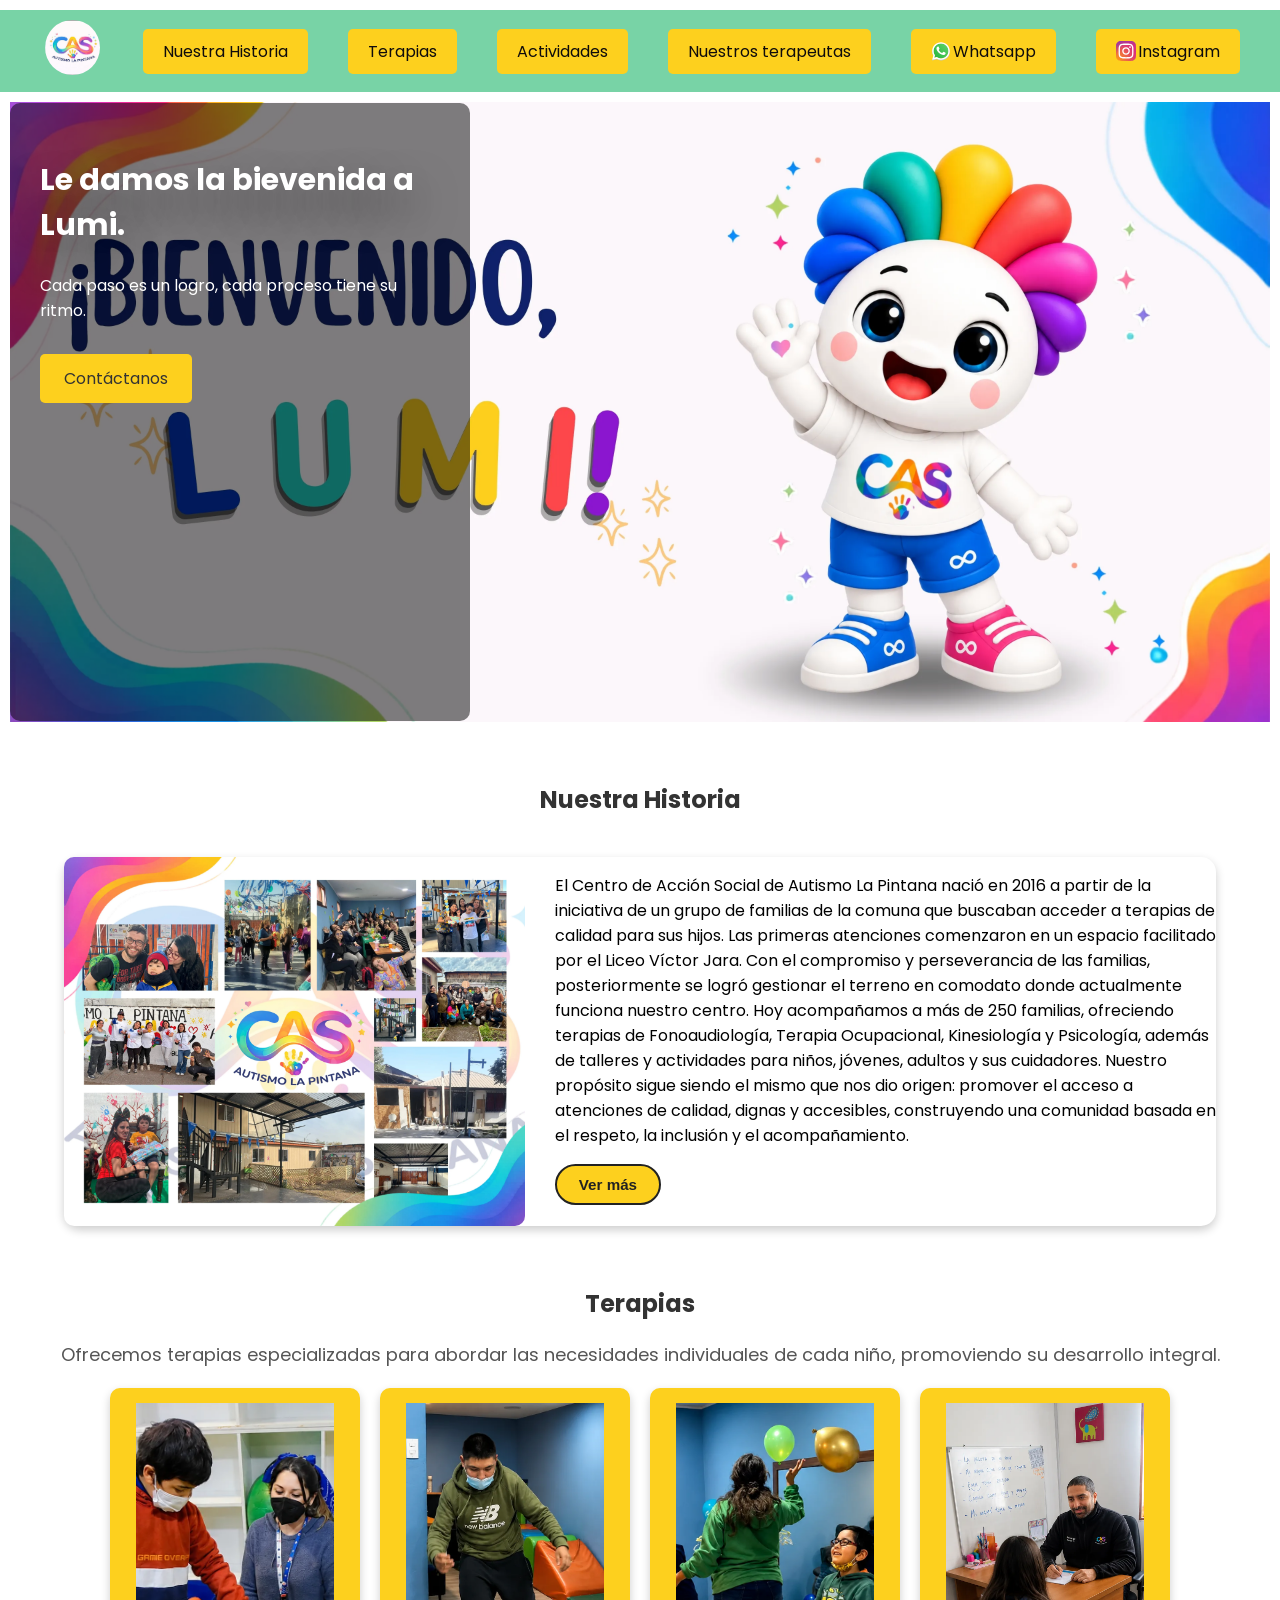
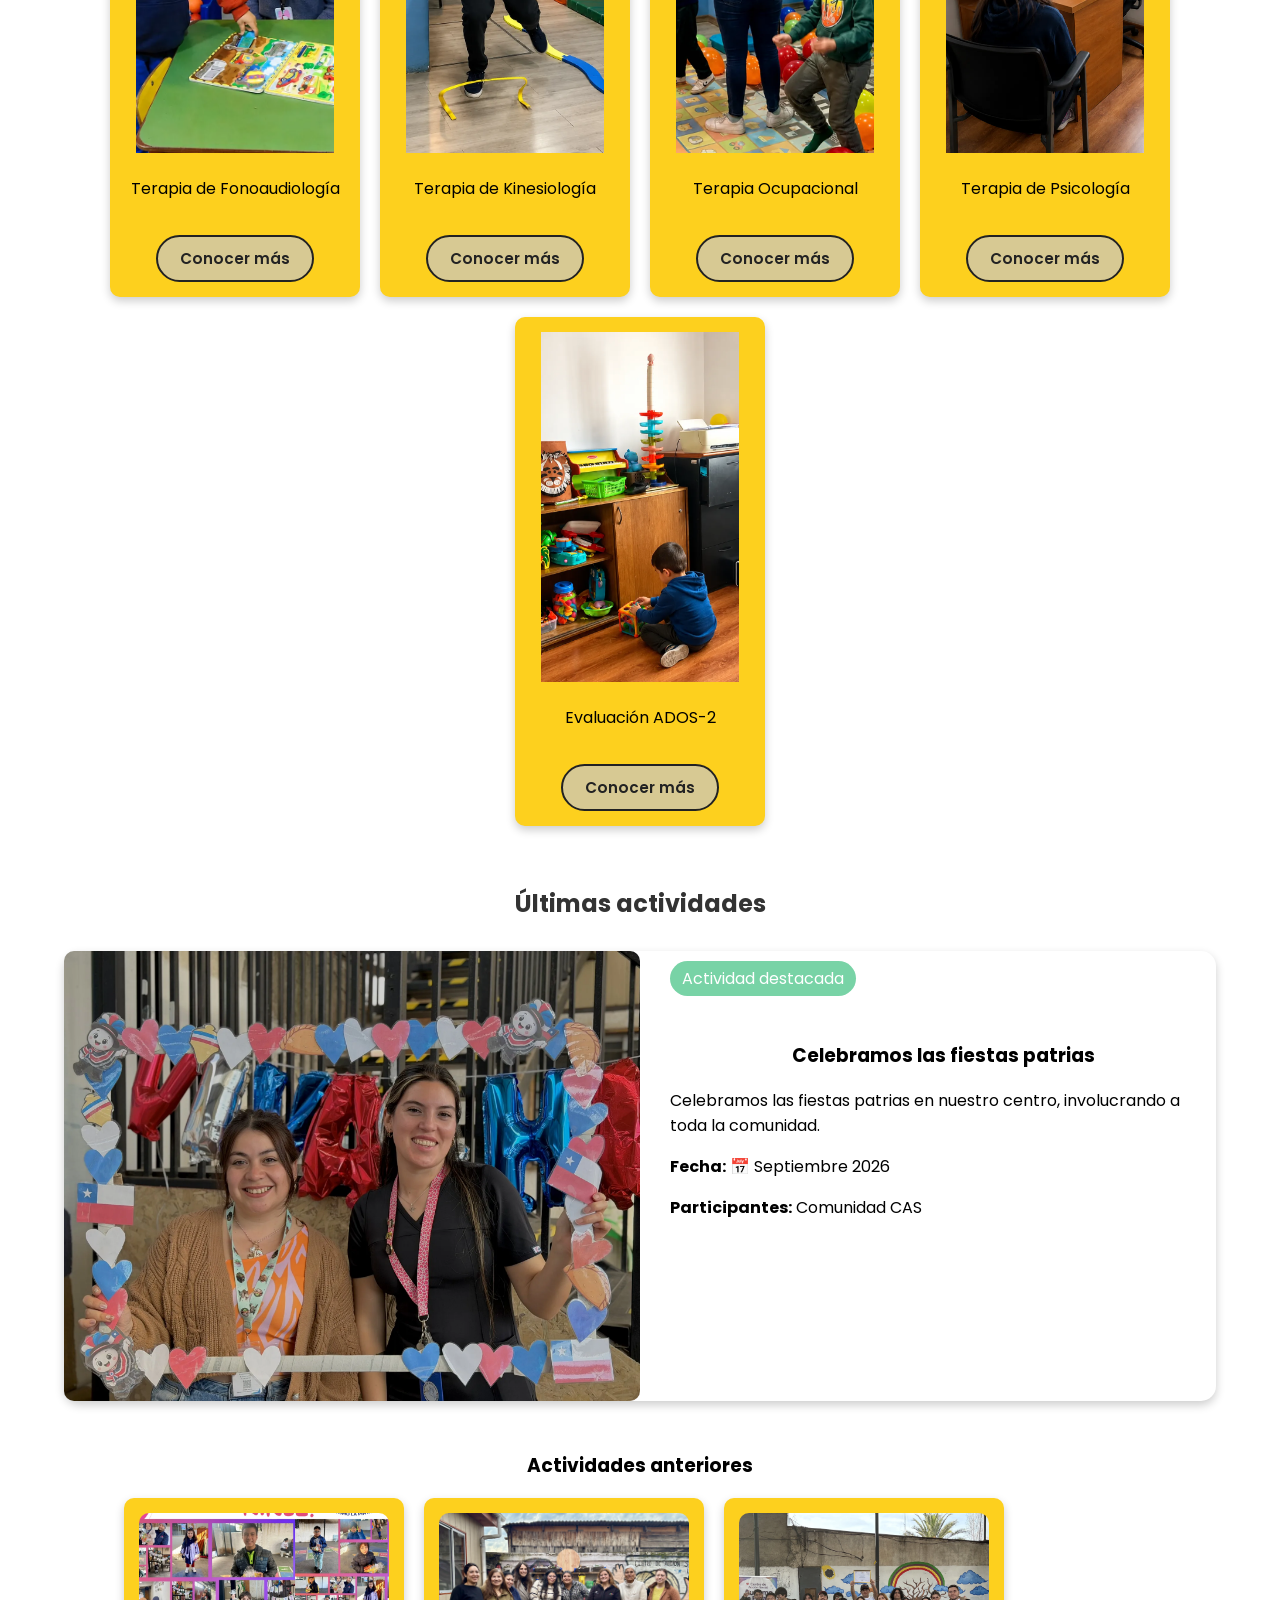
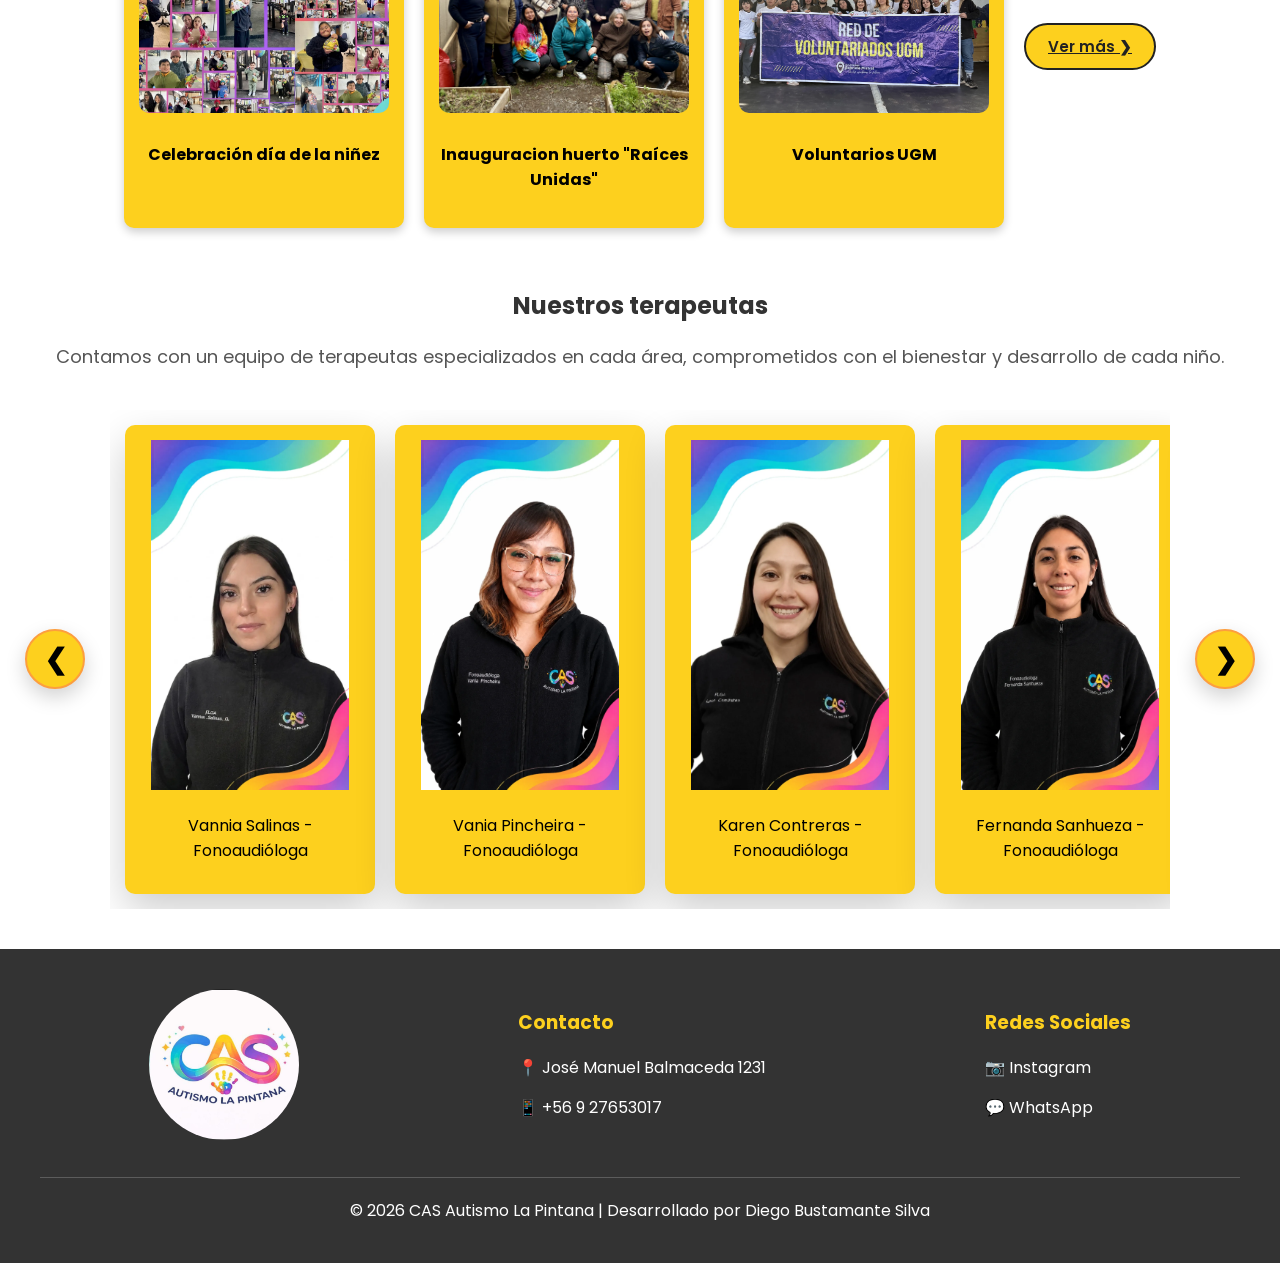
<file: index.html>
<!DOCTYPE html> 
<html lang="es">
<head> 
    <!-- Google tag (gtag.js) -->
    <script async src="https://www.googletagmanager.com/gtag/js?id=G-Y35FK8S7WH"></script>
    <script>
    window.dataLayer = window.dataLayer || [];
    function gtag(){dataLayer.push(arguments);}
    gtag('js', new Date());
    gtag('config', 'G-Y35FK8S7WH');
</script>
    <meta name="description" content="CAS Autismo La Pintana ofrece terapias a bajo costo y apoyo especializado para personas autistas y sus familias en La Pintana. Conoce nuestros servicios, profesionales y actividades.">
    <meta charset="UTF-8">
    <title>CAS Autismo La Pintana</title>
    <link rel="stylesheet" href="Styles.css">
    <link rel="icon" href="imagenes retocadas/hero.webp" type="image/webp">
    <link rel="preconnect" href="https://fonts.googleapis.com">
    <link rel="preconnect" href="https://fonts.gstatic.com" crossorigin>
    <link href="https://fonts.googleapis.com/css2?family=Poppins:wght@300;400;500;600;700&display=swap" rel="stylesheet">
    <meta name="viewport" content="width=device-width, initial-scale=1.0">
    

</head> 
    <body>
        <div class="overlay"></div>
    
        <div class="barra-de-navegacion">
            <a href="#">
                <img class="logo" src="Imagenes/CAS.jpg" alt="Logo CAS Autismo La Pintana">
            </a>
        <div class="hamburguesa">  

            ☰

        </div>

        <div class="menu">
            <div class="cerrar">✕</div>
                <a href="#quienes-somos">Nuestra Historia</a>
                <a href="#terapias">Terapias</a>
                <a href="#actividades">Actividades</a>
                <a href="#terapeutas">Nuestros terapeutas</a>
                <a href="https://wa.me/56927653017" target="_blank"><img src="Imagenes/whatsapp.svg" alt="Whatsapp" width="20"> Whatsapp </a>
                <a href="https://www.instagram.com/autismo_lapintana/" target="_blank"><img src="Imagenes/instagram.svg" alt="Instagram" width="20"> Instagram</a>
            </div>
        </div>

    <section class="hero" id="inicio">

        <img class="slide activo" src="imagenes retocadas/lumi.webp" alt="CAS Autismo La Pintana">

        <div class="hero-contenido">

        <h1 id="hero-titulo">
            Le damos la bievenida a Lumi.
        </h1>

        <p id="hero-texto">
            Cada paso es un logro, cada proceso tiene su ritmo.
        </p>

        <a id="hero-boton"
            <button onclick="abrirWhatsApp('Hola, me gustaría conocer los servicios del centro.')">

</button>

        Contáctanos

        </a>

    </div>

</section>

    <section id="quienes-somos">

        <h2>Nuestra Historia</h2>

        <div class="card-quienes">
        <img class="foto-quienes"
        src="imagenes retocadas/CAS.webp"
        alt="CAS Autismo La Pintana">

        <div class="texto-quienes">
        <p>
            El Centro de Acción Social de Autismo La Pintana nació en 2016 a partir de la iniciativa de un grupo de familias de la comuna que buscaban acceder a terapias de calidad para sus hijos.

Las primeras atenciones comenzaron en un espacio facilitado por el Liceo Víctor Jara. Con el compromiso y perseverancia de las familias, posteriormente se logró gestionar el terreno en comodato donde actualmente funciona nuestro centro.

Hoy acompañamos a más de 250 familias, ofreciendo terapias de Fonoaudiología, Terapia Ocupacional, Kinesiología y Psicología, además de talleres y actividades para niños, jóvenes, adultos y sus cuidadores.

Nuestro propósito sigue siendo el mismo que nos dio origen: promover el acceso a atenciones de calidad, dignas y accesibles, construyendo una comunidad basada en el respeto, la inclusión y el acompañamiento.
        </p>

        <button id="btnHistoria">Ver más</button>

        <div id="modalHistoria" class="modal-historia">

        <div class="contenido-historia">

        <button id="cerrarHistoria" class="cerrar-historia">
            &times;
        </button>

        <div class="historia-completa">

    <h2>Nuestra historia</h2>

    <p>
    Una historia que nació de una necesidad y que, con los años, se transformó en una comunidad.
    Hace casi 10 años, un grupo de familias de la comuna de La Pintana comenzó a enfrentarse a una realidad que, lamentablemente, sigue 
    siendo una barrera para muchas personas: sus hijos necesitaban apoyo terapéutico, pero acceder a atenciones de calidad significaba 
    asumir costos que muchas familias no podían sostener.
    Frente a esta necesidad, fueron las propias familias quienes decidieron organizarse y buscar una alternativa.
    </p>

    <h3>Así comenzó nuestra camino</h3>

    <p>
    Gracias a las gestiones y al compromiso de aquellos primeros padres y madres, se consiguió un espacio en el Liceo Víctor Jara de La 
    Pintana, donde comenzaron a realizarse las primeras atenciones terapéuticas en un espacio compartido.

    No teníamos grandes instalaciones ni todos los recursos que tenemos hoy. Pero había algo mucho más importante: la convicción de que 
    las familias de nuestra comuna merecían una alternativa diferente.

    Con el paso de los años, y gracias al trabajo y la perseverancia de nuestra comunidad, se logró gestionar un terreno en comodato, 
    lugar donde actualmente se encuentra nuestro centro.

    Y así, poco a poco, aquel sueño que comenzó entre familias fue tomando forma y convirtiéndose en un espacio pensado para acompañar, 
    acoger y brindar oportunidades.
    </p>

    <h3>Nuestro propósito</h3>

    <p>
    Desde nuestros comienzos, hemos mantenido una convicción que sigue guiando cada una de nuestras decisiones:
    El acceso a terapias de calidad y dignas no debería depender de la capacidad económica de una familia.
    Por eso, trabajamos para ofrecer atenciones terapéuticas accesibles, profesionales y centradas en las necesidades de cada persona, 
    sin dejar de lado algo que para nosotros es fundamental: el respeto, la empatía y el compromiso humano.
    Hoy, con mucho orgullo, acompañamos a más de 250 familias, brindando atención en:
    </p>

    <span class="terapias-destacadas">
        🧩 Terapia Ocupacional<br>
        🗣️ Fonoaudiología<br>
        🏃 Kinesiología<br>
        🧠 Psicología
    </span>

    <h3>Pero nuestra labor no termina en una sesión de terapia.</h3>

    <p>
    Durante el año también generamos talleres para padres y cuidadores, actividades de habilidades sociales, celebraciones y distintos 
    espacios de encuentro, porque creemos que acompañar a una persona significa también acompañar a quienes caminan junto a ella.
    Cada actividad, cada taller, cada terapia y cada encuentro forma parte de un mismo propósito: construir una comunidad donde las 
    personas neurodivergentes y sus familias puedan sentirse acogidas, respetadas y parte.    
    </p>

    <h3>Casi 10 años después...</h3>

    <p>
    Miramos hacia atrás y vemos mucho más que un centro de atención.
    <p>
    Vemos a las familias que creyeron en este proyecto cuando apenas comenzaba.
    Vemos a quienes dedicaron tiempo y esfuerzo para abrir las primeras puertas.
    Vemos a los profesionales que han entregado sus conocimientos y experiencia.
    Vemos a cada niño, niña, adolescente y adulto que ha pasado por nuestro espacio.
    Vemos avances, aprendizajes, desafíos superados y también momentos difíciles que nos han enseñado a seguir creciendo.
    </p>
    <p>
    Y, sobre todo, vemos una comunidad que se ha construido entre todos.

    Nuestro desafío hoy es seguir creciendo sin perder aquello que nos dio origen: la necesidad de que nadie tenga que elegir entre recibir una terapia de calidad y poder pagarla.

    Seguiremos trabajando para que La Pintana cuente con un espacio donde la inclusión no sea solamente una palabra, sino una forma de mirar, acompañar y construir.

    Porque nuestra historia comenzó con una necesidad,
    pero ha continuado gracias a las personas que decidieron convertir esa necesidad en una oportunidad.
    </p>

    </div>
        </div>

        </div>

        </div>

    </section>

    <h2 id="terapias"> Terapias </h2>
        <p class="parrafos"> 
            Ofrecemos terapias especializadas para abordar las necesidades individuales de cada niño, promoviendo su desarrollo integral.</p>
            <div class="terapias">

            <a href="fonoaudiologia.html">       
                <div class="fonoaudiologia">
                    <img class= "fotos" src="imagenes retocadas/fono12.webp" alt="Terapia de Fonoaudiología" width="200">
                    <p> Terapia de Fonoaudiología </p>
                    <div class="cta">
                    <span>Conocer más</span>
                    </div>
                </div>
            </a>

                <a href="kinesiologia.html">
                <div class="kinesiologia">
                    <img class= "fotos" src="imagenes retocadas/kine12.webp" alt="Terapia de Kinesiología" width="200">
                    <p> Terapia de Kinesiología </p>
                    <div class="cta">
                    <span>Conocer más</span>
                    </div>
                </div>
                </a>

                <a href="terapiaocupacional.html">
                <div class="terapia-ocupacional">
                    <img class= "fotos" src="imagenes retocadas/terapia12.webp" alt="Terapia Ocupacional" width="200">
                    <p> Terapia Ocupacional </p>
                    <div class="cta">
                    <span>Conocer más</span>
                    </div>
                </div>
                </a>
                <a href="psicologia.html">
                <div class="psicologia">
                    <img class= "fotos" src="imagenes retocadas/psico2.webp" alt="Terapia de Psicología" width="200">
                    <p> Terapia de Psicología </p>
                    <div class="cta">
                    <span>Conocer más</span>
                    </div>
                </div>
                </a>
                <a href="ados.html">
                <div class="ados">
                <img class= "fotos" src="imagenes retocadas/ados2.webp" alt="Evaluacion ADOS" >
                <p> Evaluación ADOS-2 </p>
                    <div class="cta">
                    <span>Conocer más</span>
                    </div>
                </div>
                </div>
                </a>
            </div>

    <section id="actividades">

        <h2>Últimas actividades</h2>

            <div class="actividad-destacada">

                <img src="actividades v2/fiestas-patrias (34).webp" alt="Celebracion de fiestas patrias en CAS Autismo La Pintana">

            <div class="texto-actividad">

        <span class="badge-actividad">Actividad destacada</span>

        <h3>Celebramos las fiestas patrias</h3>

            <p>
                Celebramos las fiestas patrias en nuestro centro, involucrando a toda la comunidad. 
            </p>

            <div class="actividad-info">
            <p><strong>Fecha:</strong> 📅 Septiembre 2026</p>
            <p><strong>Participantes:</strong> Comunidad CAS</p>
            </div>

        </div>

        </div>

        <h3>Actividades anteriores</h3>

            <div class="actividades-anteriores">

            <div class="actividad-card">
            <img src="imagenes retocadas/dia-del-niño (13).webp" alt="Día de la niñez">
            <h4>Celebración día de la niñez</h4>
            </div>

            <div class="actividad-card">
            <img src="imagenes retocadas/huerto.webp" alt="Inauguración huerto Raíces Unidas">
            <h4>Inauguracion huerto "Raíces Unidas"</h4>
            </div>

            <div class="actividad-card">
            <img src="imagenes retocadas/voluntarios2.webp" alt="Voluntarios UGM">
            <h4>Voluntarios UGM</h4>
            </div>

            <div class="ver-mas-actividades">
            <a href="actividades.html">
                <span>Ver más ❯</span>
            </a>
            </div>

    </section>
<section>
    
    <h2 id="terapeutas"> Nuestros terapeutas </h2>
        <p class="parrafos"> Contamos con un equipo de terapeutas especializados en cada área, comprometidos con el bienestar y desarrollo de cada niño.</p>
    <div class="carrusel-terapeutas">

    <button class="anterior">❮</button>   
    <div class="ventana-carrusel">
        <div class="terapeutas">
                    <div class="terapeuta fonoaudiologo">
                        <img class= "fotos" src="imagenes retocadas/vannia.webp" alt="Vannia Salinas - Fonoaudióloga" width="200">
                    <p> Vannia Salinas - Fonoaudióloga </p></div>
                    <div class="terapeuta fonoaudiologo">
                        <img class= "fotos" src="imagenes retocadas/vania-p.webp" alt="Vania Pincheira - Fonoaudióloga" width="200">
                    <p> Vania Pincheira - Fonoaudióloga </p></div>
                    <div class="terapeuta fonoaudiologo">
                        <img class= "fotos" src="imagenes retocadas/karen.webp" alt="Karen Contreras - Fonoaudióloga" width="200">
                    <p> Karen Contreras - Fonoaudióloga </p></div>
                    <div class="terapeuta fonoaudiologo">
                        <img class= "fotos" src="imagenes retocadas/fernanda.webp" alt="Fernanda Sanhueza - Fonoaudióloga" width="200">
                    <p> Fernanda Sanhueza - Fonoaudióloga </p></div>
                    <div class="terapeuta fonoaudiologo">
                        <img class= "fotos" src="imagenes retocadas/daniela.webp" alt="Daniela Rodríguez - Fonoaudióloga" width="200">
                    <p> Daniela Rodríguez - Fonoaudióloga </p></div>
                    <div class="terapeuta fonoaudiologo">
                        <img class= "fotos" src="imagenes retocadas/diego.webp" alt="Diego Bustamante - Fonoaudiologo" width="200">    
                    <p> Diego Bustamante - Fonoaudiólogo </p></div>
                    <div class="terapeuta kinesiologo">
                        <img class= "fotos" src="imagenes retocadas/pau.webp" alt="Paulina Mella - Kinesióloga" width="200">
                    <p> Paulina Mella - Kinesióloga </p></div>
                <div class="terapeuta psicologo">
                    <img class= "fotos" src="imagenes retocadas/ale.webp" alt="Alejandro Prats - Psicólogo" width="200">
                    <p> Alejandro Prats - Psicólogo </p></div>
                    <div class="terapeuta psicologo">
                        <img class= "fotos" src="imagenes retocadas/felipe.webp" alt="Felipe Arellano - Psicólogo" width="200">
                    <p> Felipe Arellano - Psicólogo </p></div>
                    <div class="terapeuta terapeuta-ocupacional">
                        <img class= "fotos" src="imagenes retocadas/ivan.webp" alt="Ivan Correa - Terapeuta Ocupacional" width="200">
                    <p> Iván Correa - Terapeuta Ocupacional </p></div>
                    <div class="terapeuta terapeuta-ocupacional">
                        <img class= "fotos" src="imagenes retocadas/nadia.webp" alt="Nadia Vasquez - Terapeuta Ocupacional" width="200">
                    <p> Nadia Vasquez - Terapeuta Ocupacional </p></div>
                    <div class="terapeuta terapeuta-ocupacional">
                        <img class= "fotos" src="imagenes retocadas/maggie.webp" alt="Maggie Farias - Terapeuta Ocupacional" width="200">
                    <p> Maggie Farias - Terapeuta Ocupacional </p></div>
                    <div class="terapeuta terapeuta-ocupacional">
                        <img class= "fotos" src="imagenes retocadas/leyla.webp" alt="Leyla Soto - Terapeuta Ocupacional" width="200">
                    <p> Leyla Soto - Terapeuta Ocupacional </p></div>
                    <div class="terapeuta terapeuta-ocupacional">
                        <img class= "fotos" src="imagenes retocadas/javiera.webp" alt="Javiera Maldonado - Terapeuta Ocupacional" width="200">
                    <p> Javiera Maldonado - Terapeuta Ocupacional </p></div>
                    <div class="terapeuta terapeuta-ocupacional">
                        <img class= "fotos" src="imagenes retocadas/fran.webp" alt="Francisca Rios - Terapeuta Ocupacional" width="200">
                    <p> Francisca Rios - Terapeuta Ocupacional </p></div>
                    <div class="terapeuta terapeuta-ocupacional">
                        <img class= "fotos" src="imagenes retocadas/cata.webp" alt="Catalina Marin - Terapeuta Ocupacional" width="200">
                    <p> Catalina Marin - Terapeuta Ocupacional </p></div>
                    <div class="terapeuta kinesiologo">
                        <img class= "fotos" src="imagenes retocadas/tamara.webp" alt="Tamara Silva - Evaluadora" width="200">
                    <p> Tamara Silva - Evaluadora ADOS-2</p></div>
                </div>
    </div>
    <button class="siguiente">❯</button>
            </div>
    </div>
</section>

    </body>

<script src="script.js"></script>

<footer>

    <div class="footer-superior">

        <div class="footer-logo">
            <img src="Imagenes/CAS.jpg" alt="Logo CAS Autismo La Pintana">
        </div>

        <div class="footer-contacto">
            <h3>Contacto</h3>
            <a href="https://maps.app.goo.gl/pYx7hVvCc6mJCyfG6"
target="_blank">
📍 José Manuel Balmaceda 1231
</a>
            <a href="https://wa.me/56927653017" target="_blank">📱 +56 9 27653017</a>
        </div>

<div class="footer-redes">
    <h3>Redes Sociales</h3>

    <a href="https://www.instagram.com/autismo_lapintana/" target="_blank">
        📷 Instagram
    </a>

    <a href="https://wa.me/56927653017" target="_blank">
        💬 WhatsApp
    </a>
</div>
    </div>

    <div class="footer-copy">
        © 2026 CAS Autismo La Pintana | Desarrollado por Diego Bustamante Silva
    </div>

</footer>
</html>
</file>
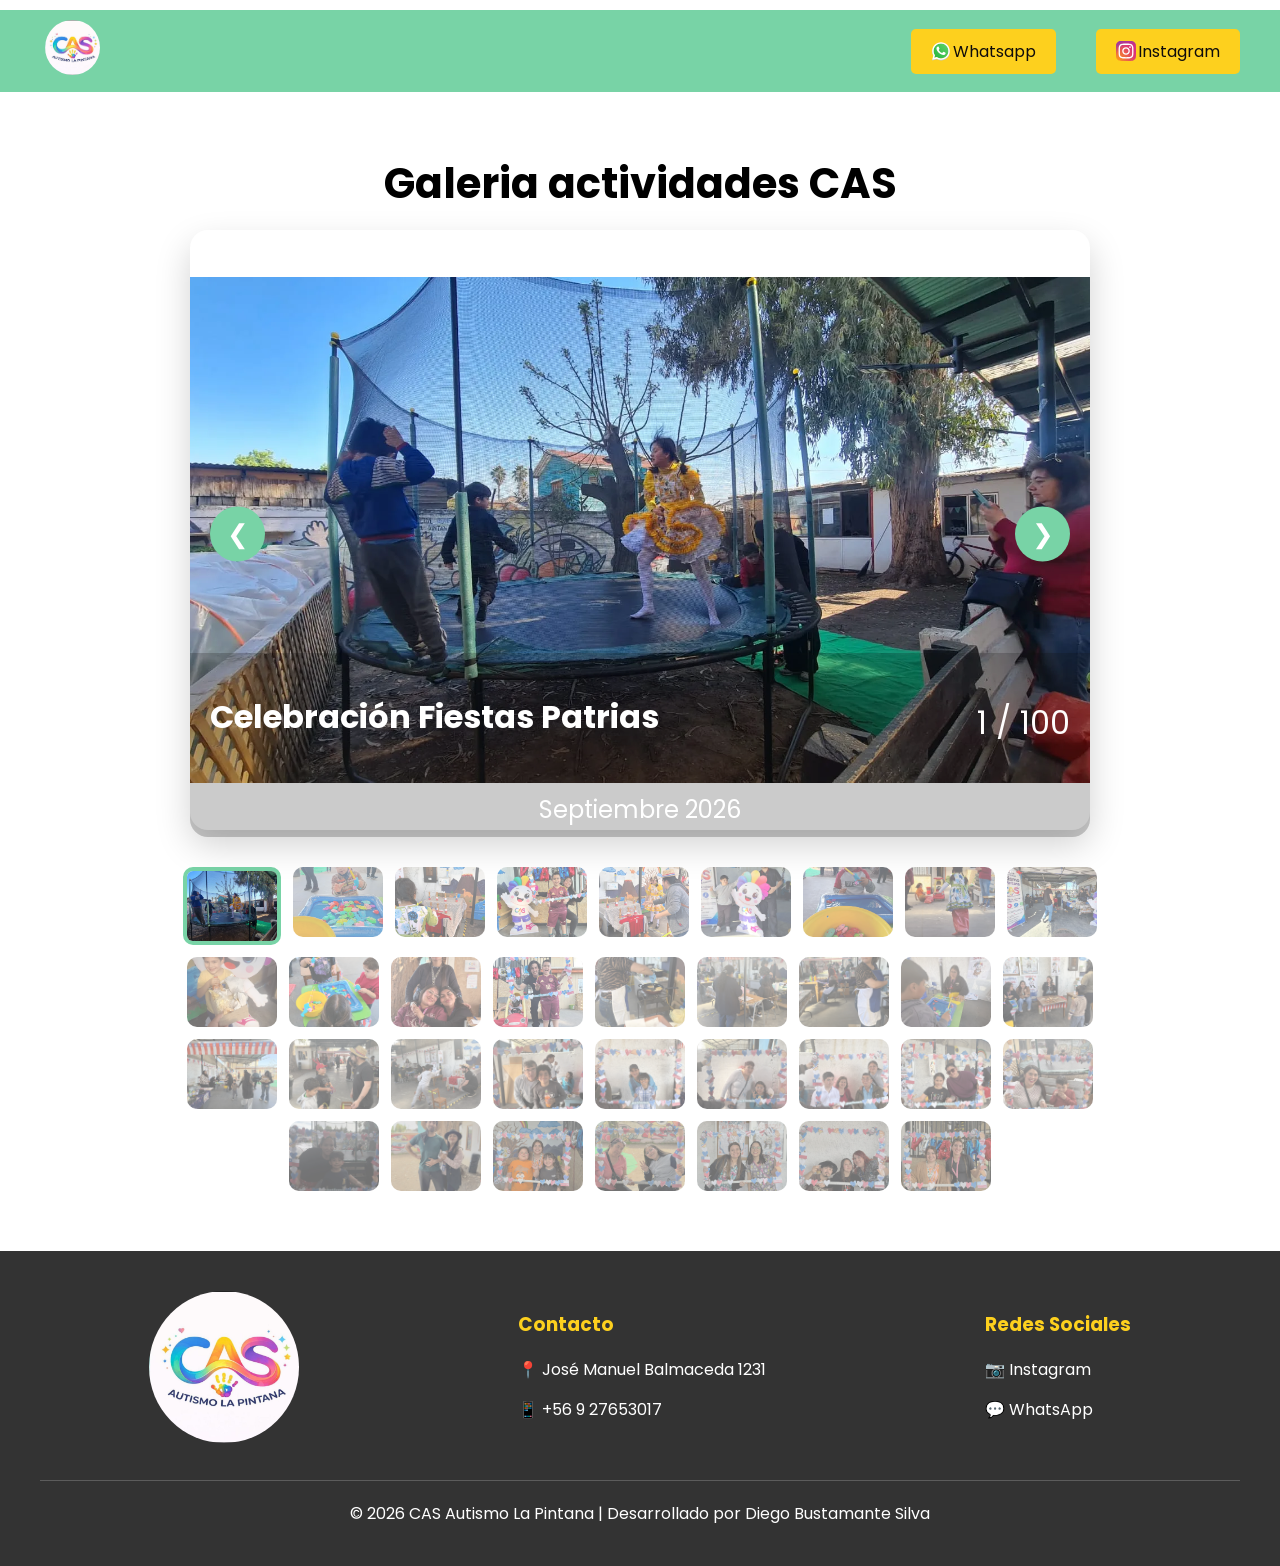
<file: actividades.html>
<!DOCTYPE html> 
<html lang="es">
<head> 
    <!-- Google tag (gtag.js) -->
    <script async src="https://www.googletagmanager.com/gtag/js?id=G-Y35FK8S7WH"></script>
    <script>
    window.dataLayer = window.dataLayer || [];
    function gtag(){dataLayer.push(arguments);}
    gtag('js', new Date());
    gtag('config', 'G-Y35FK8S7WH');
</script>
    <meta charset="UTF-8">
    <title>CAS Autismo La Pintana</title>
    <link rel="stylesheet" href="Styles.css">
    <link rel="icon" href="imagenes retocadas/hero.webp" type="image/webp">
    <link rel="preconnect" href="https://fonts.googleapis.com">
    <link rel="preconnect" href="https://fonts.gstatic.com" crossorigin>
    <link href="https://fonts.googleapis.com/css2?family=Poppins:wght@300;400;500;600;700&display=swap" rel="stylesheet">
    <meta name="viewport" content="width=device-width, initial-scale=1.0">
    
<body>
        <div class="overlay"></div>
    
        <div class="barra-de-navegacion">
            <a href="index.html">
                <img class="logo" src="Imagenes/CAS.jpg" alt="Logo CAS Autismo La Pintana">
            </a>
        <div class="hamburguesa">  

            ☰

        </div>

        <div class="menu">
            <div class="cerrar">✕</div>
                <a href="https://wa.me/56927653017" target="_blank"><img src="Imagenes/whatsapp.svg" alt="Whatsapp" width="20"> Whatsapp </a>
                <a href="https://www.instagram.com/autismo_lapintana/" target="_blank"><img src="Imagenes/instagram.svg" alt="Instagram" width="20"> Instagram</a>
            </div>
        </div>

<section class="galeria">

    <h1>Galeria actividades CAS</h1>


<div class="visor">

    <img id="fotoPrincipal">

<div class="infoFoto">

    <div class="info-superior">

        <h2 id="tituloActividad"></h2>

        <span id="contador"></span>

    </div>

    <p id="fechaActividad"></p>

</div>

    <button id="anterior">❮</button>

    <button id="siguiente">❯</button>

</div>

    <div id="miniaturas" class="miniaturas"></div>



</section>

<script src="actividades.js"></script>

</body>

<footer>

    <div class="footer-superior">

        <div class="footer-logo">
            <img src="Imagenes/CAS.jpg">
        </div>

        <div class="footer-contacto">
            <h3>Contacto</h3>
            <a href="https://maps.app.goo.gl/pYx7hVvCc6mJCyfG6"
target="_blank">
📍 José Manuel Balmaceda 1231
</a>
            <a href="https://wa.me/56927653017" target="_blank">📱 +56 9 27653017</a>
        </div>

<div class="footer-redes">
    <h3>Redes Sociales</h3>

    <a href="https://www.instagram.com/autismo_lapintana/" target="_blank">
        📷 Instagram
    </a>

    <a href="https://wa.me/56927653017" target="_blank">
        💬 WhatsApp
    </a>
</div>
    </div>

    <div class="footer-copy">
        © 2026 CAS Autismo La Pintana | Desarrollado por Diego Bustamante Silva
    </div>

</footer>
</html>
</file>
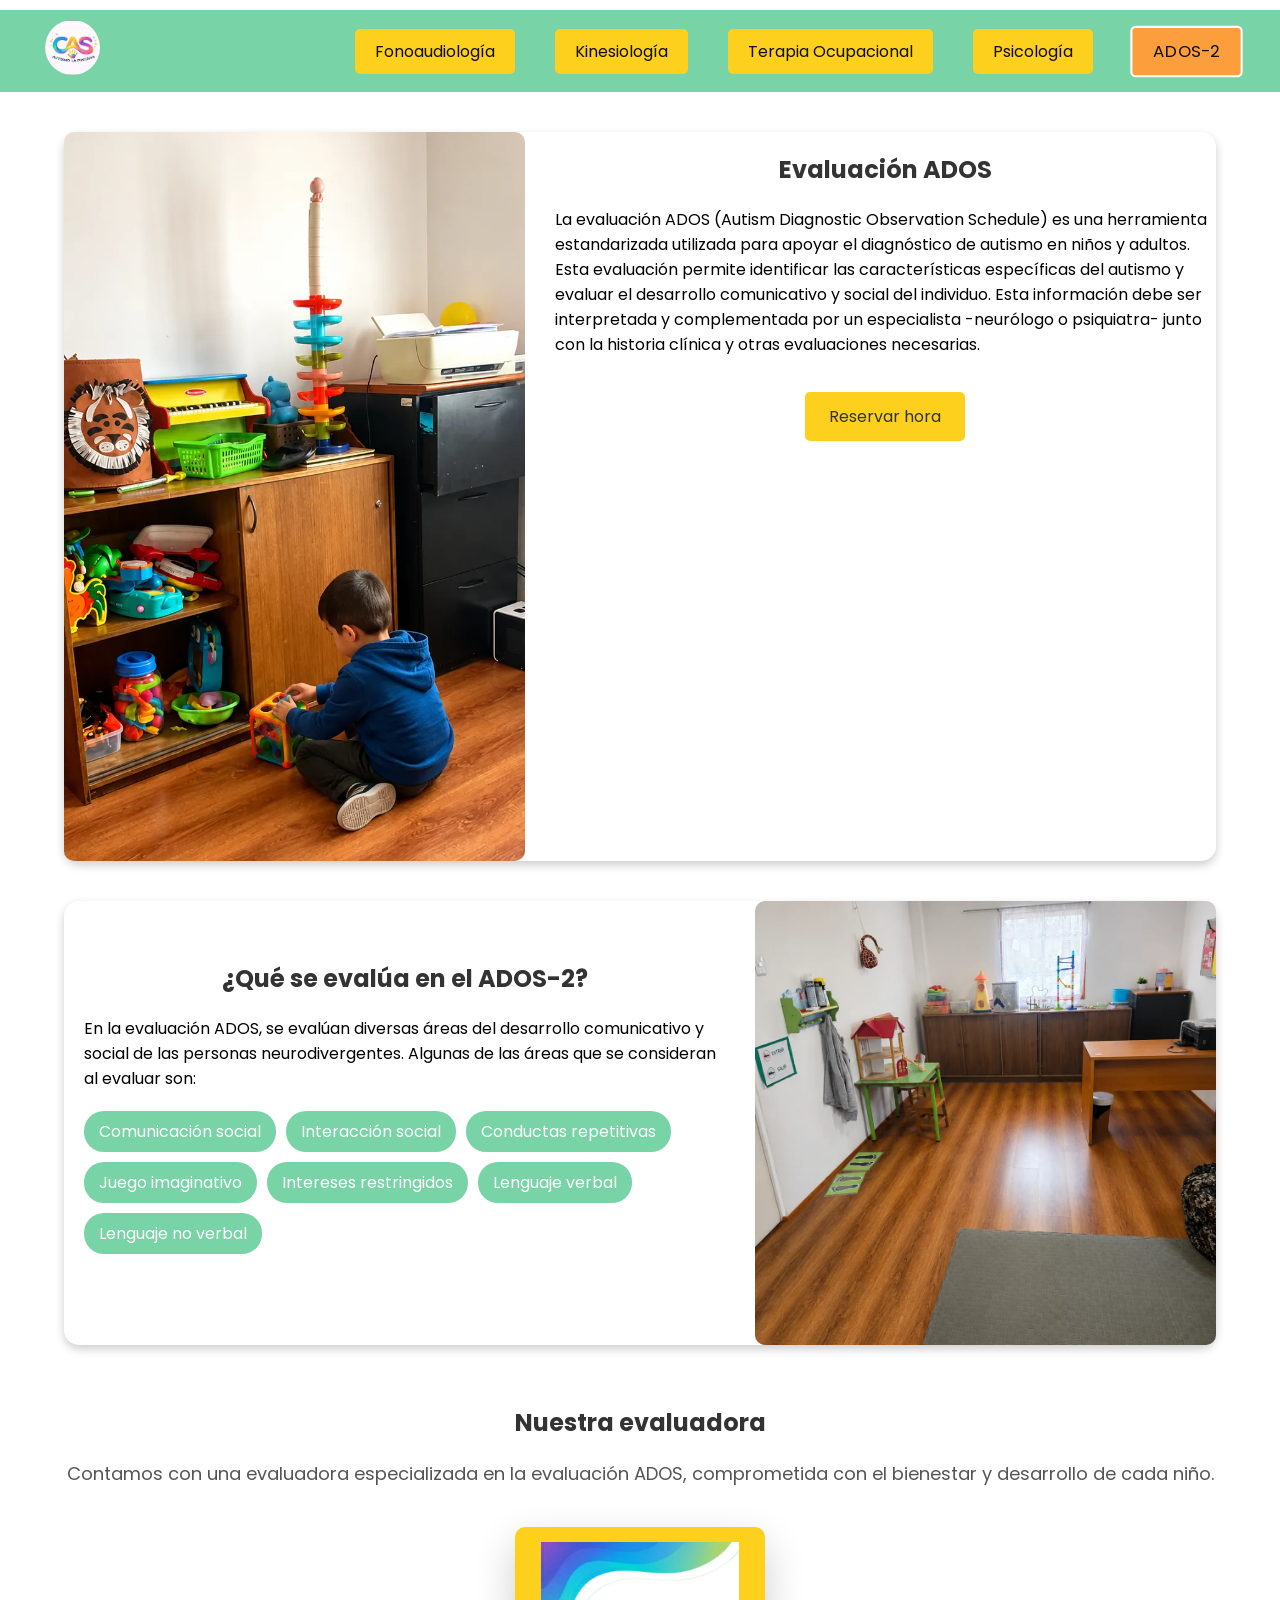
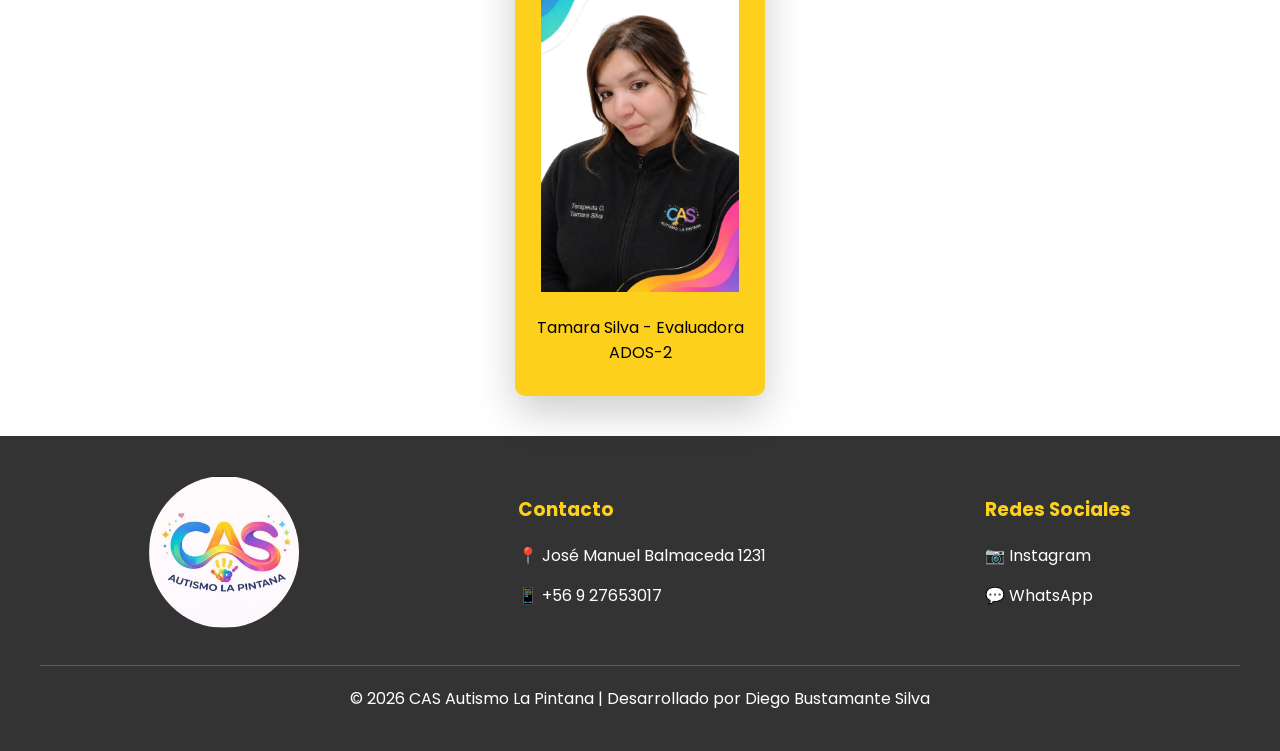
<file: ados.html>
<!DOCTYPE html>
<html lang="es">

<head>
    <!-- Google tag (gtag.js) -->
    <script async src="https://www.googletagmanager.com/gtag/js?id=G-Y35FK8S7WH"></script>
    <script>
    window.dataLayer = window.dataLayer || [];
    function gtag(){dataLayer.push(arguments);}
    gtag('js', new Date());
    gtag('config', 'G-Y35FK8S7WH');
</script>
    <meta charset="UTF-8">
    <meta name="viewport" content="width=device-width, initial-scale=1.0">
    <title>Fonoaudiología | CAS Autismo La Pintana</title>
    <link rel="icon" href="imagenes/CAS.jpg" type="image/jpg">
    <link rel="preconnect" href="https://fonts.googleapis.com">
    <link rel="preconnect" href="https://fonts.gstatic.com" crossorigin>
    <link href="https://fonts.googleapis.com/css2?family=Poppins:wght@300;400;500;600;700&display=swap" rel="stylesheet">
    <link rel="stylesheet" href="Styles.css">

</head>

<div class="overlay"></div>
    
        <div class="barra-de-navegacion">
            <a href="index.html">
                <img class="logo" src="Imagenes/CAS.jpg" alt="Logo CAS Autismo La Pintana">
            </a>
                    <div class="hamburguesa">  

            ☰

        </div>

        <div class="menu">
            <div class="cerrar">✕</div>
            <a href="fonoaudiologia.html">Fonoaudiología</a>
            <a href="kinesiologia.html">Kinesiología</a>
            <a href="terapiaocupacional.html">Terapia Ocupacional</a>
            <a href="psicologia.html">Psicología</a>
            <a href="ados.html" class="boton-activo">ADOS-2</a>
            </div>
        </div>
</div>

<section class="card-quienes">

    <img class="foto-quienes" src="imagenes retocadas/ados2.webp" alt="Evaluación ADOS">

    <div class="texto-quienes">

        <h1 class="titulo-especialidad">Evaluación ADOS</h1>

        <p>
            La evaluación ADOS (Autism Diagnostic Observation Schedule) es una herramienta estandarizada utilizada para apoyar el diagnóstico de autismo en niños y adultos. 
            Esta evaluación permite identificar las características específicas del autismo y evaluar el desarrollo comunicativo y social del 
            individuo. Esta información debe ser interpretada y complementada por un especialista -neurólogo o psiquiatra- junto con la 
            historia clínica y otras evaluaciones necesarias.
        </p>
        <div class="contenedor-boton">
        <a class="boton-principal" <button onclick="abrirWhatsApp('Hola, me gustaría obtener información sobre la evaluacion ADOS-2 y conocer la disponibilidad de cupos.')">
        </button>
        Reservar hora
        </a>
        </div>

    </div>
</section>

<section class="card-quienes invertida">

    <img class="foto-quienes" src="imagenes retocadas/ados42.webp" alt="Dificultades trabajadas">

    <div class="texto-quienes-inv">

        <h2>¿Qué se evalúa en el ADOS-2?</h2>

        <p>
            En la evaluación ADOS, se evalúan diversas áreas del desarrollo comunicativo y social de las personas neurodivergentes. 
            Algunas de las áreas que se consideran al evaluar son:
        </p>
        <div class="areas-fono">
    <span>Comunicación social</span>
    <span>Interacción social</span>
    <span>Conductas repetitivas</span>
    <span>Juego imaginativo</span>
    <span>Intereses restringidos</span>
    <span>Lenguaje verbal</span>
    <span>Lenguaje no verbal</span>
</div>

    </div>

</section>

<section>

    <h2 id="terapeutas"> Nuestra evaluadora </h2>
        <p class="parrafos"> Contamos con una evaluadora especializada en la evaluación ADOS, comprometida con el bienestar y desarrollo de cada niño.</p>
    <div class="carrusel-terapeutas">

        <div class="terapeutas">
                    <div class="terapeuta kinesiologo">
                        <img class= "fotos" src="imagenes retocadas/tamara.webp" alt="Tamara Silva - Evaluadora" width="200">
                    <p> Tamara Silva - Evaluadora ADOS-2</p></div>
        </div>
    </div>
</section>

</body>
<script src="script.js"></script>


<footer>

    <div class="footer-superior">

        <div class="footer-logo">
            <img src="Imagenes/CAS.jpg">
        </div>

        <div class="footer-contacto">
            <h3>Contacto</h3>
            <a href="https://maps.app.goo.gl/pYx7hVvCc6mJCyfG6"
target="_blank">
📍 José Manuel Balmaceda 1231
</a>
            <a href="https://wa.me/56927653017" target="_blank">📱 +56 9 27653017</a>
        </div>

<div class="footer-redes">
    <h3>Redes Sociales</h3>

    <a href="https://www.instagram.com/autismo_lapintana/" target="_blank">
        📷 Instagram
    </a>

    <a href="https://wa.me/56927653017" target="_blank">
        💬 WhatsApp
    </a>
</div>
    </div>

    <div class="footer-copy">
        © 2026 CAS Autismo La Pintana | Desarrollado por Diego Bustamante Silva
    </div>

</footer>

</html>
</file>
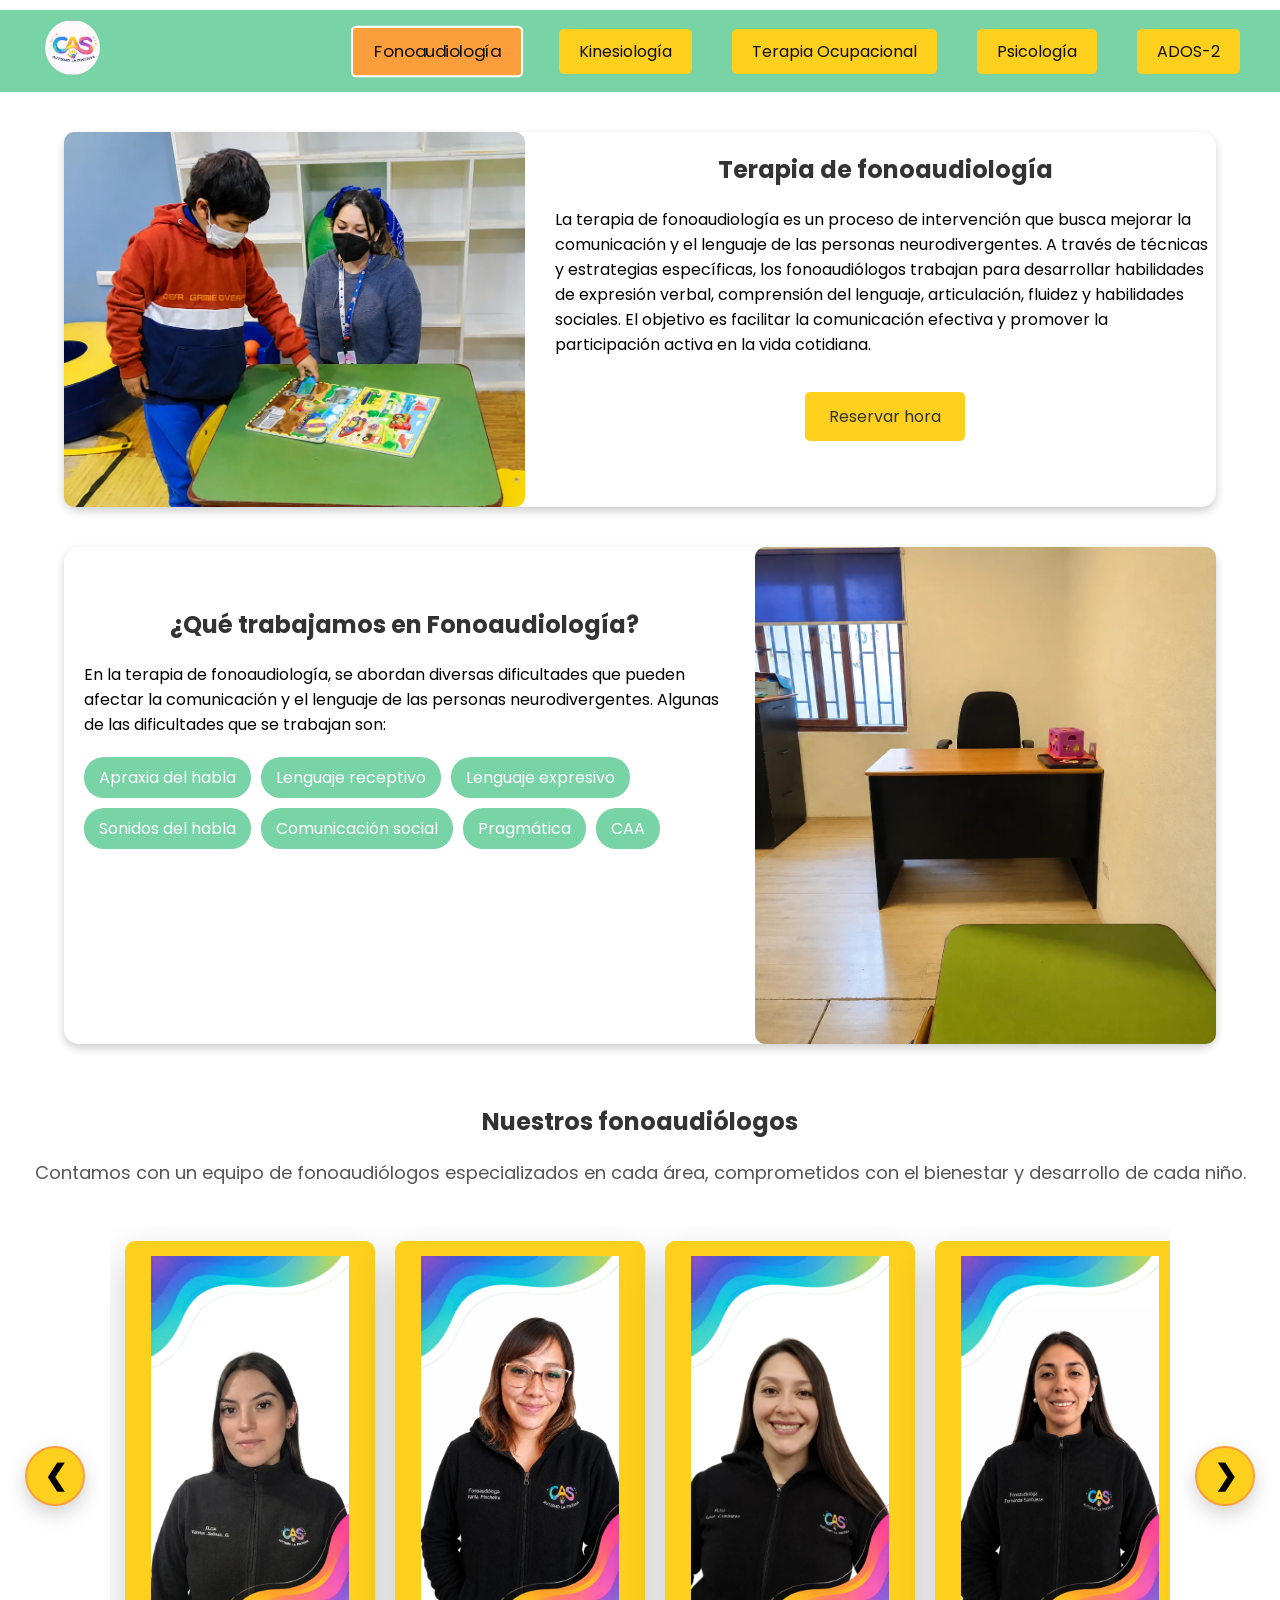
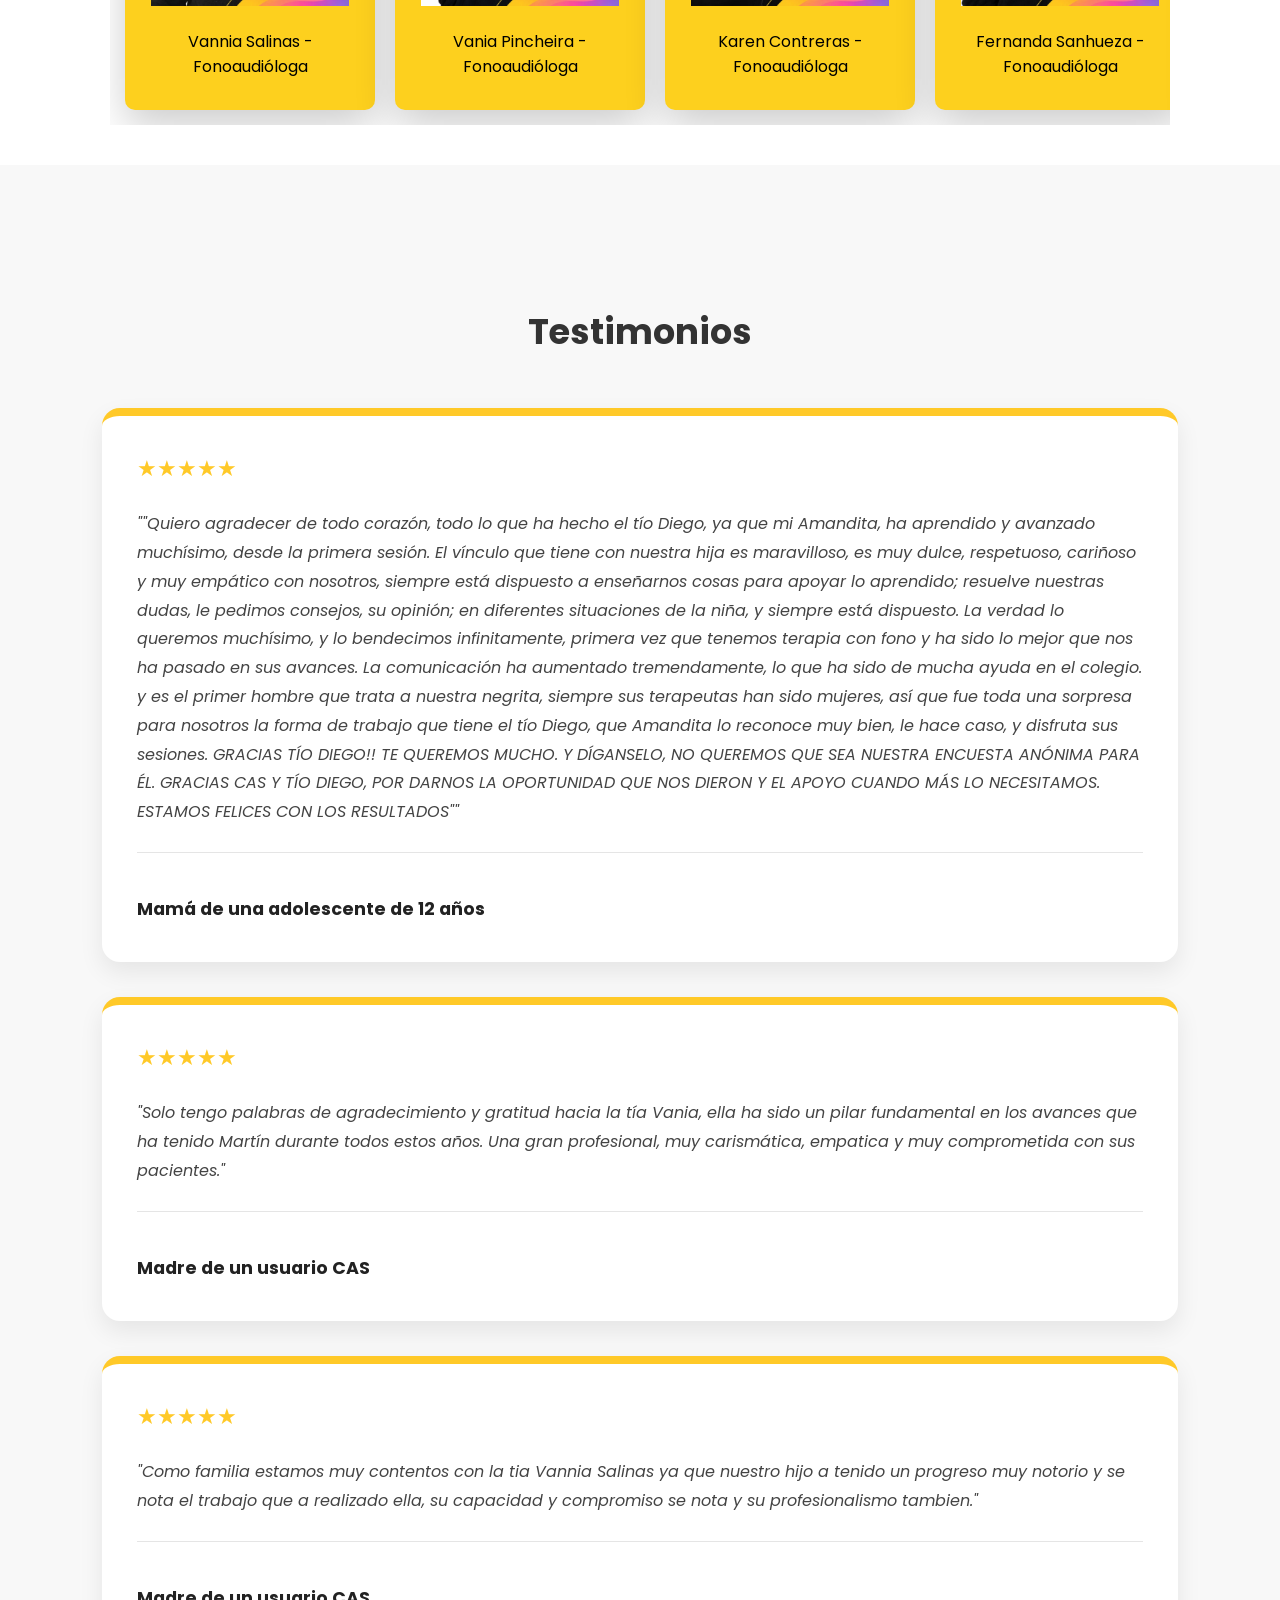
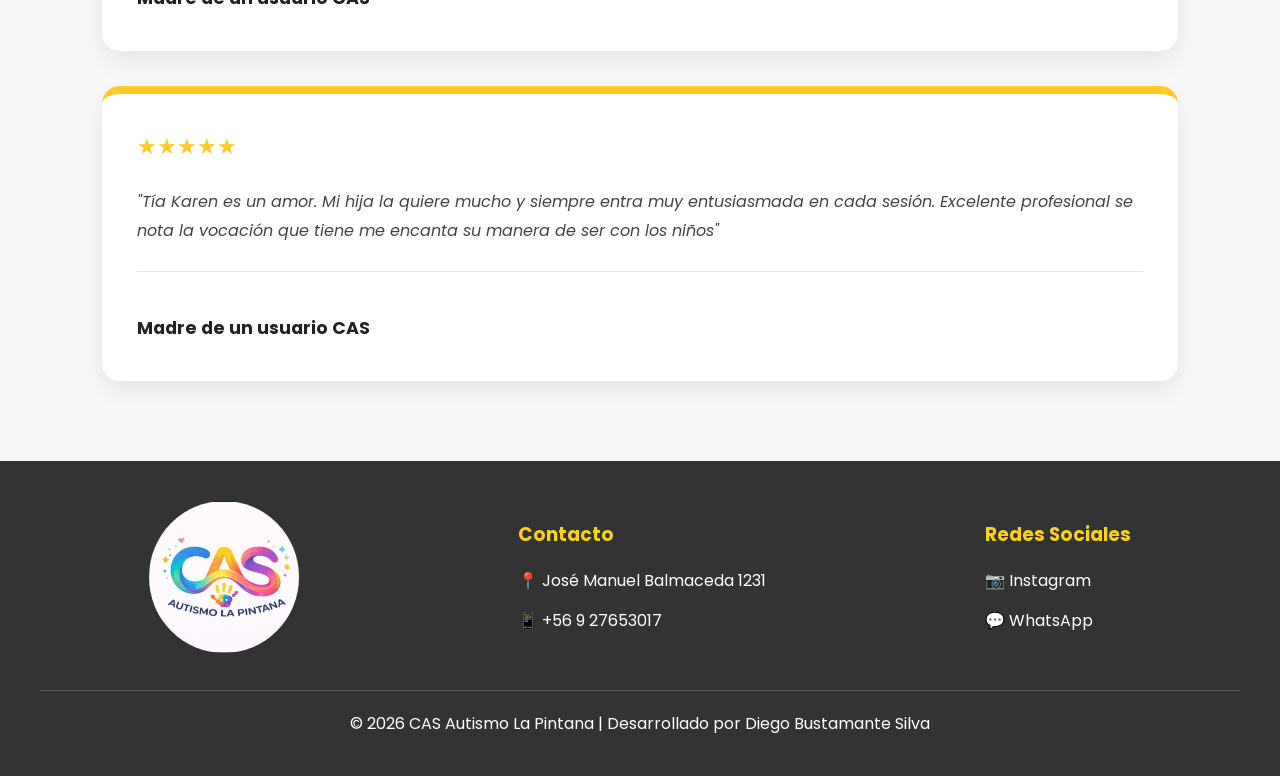
<file: fonoaudiologia.html>
<!DOCTYPE html>
<html lang="es">

<head>
    <!-- Google tag (gtag.js) -->
    <script async src="https://www.googletagmanager.com/gtag/js?id=G-Y35FK8S7WH"></script>
    <script>
    window.dataLayer = window.dataLayer || [];
    function gtag(){dataLayer.push(arguments);}
    gtag('js', new Date());
    gtag('config', 'G-Y35FK8S7WH');
</script>
    <meta charset="UTF-8">
    <meta name="viewport" content="width=device-width, initial-scale=1.0">
    <title>Fonoaudiología | CAS Autismo La Pintana</title>
    <link rel="icon" href="imagenes/CAS.jpg" type="image/jpg">
    <link rel="preconnect" href="https://fonts.googleapis.com">
    <link rel="preconnect" href="https://fonts.gstatic.com" crossorigin>
    <link href="https://fonts.googleapis.com/css2?family=Poppins:wght@300;400;500;600;700&display=swap" rel="stylesheet">
    <link rel="stylesheet" href="Styles.css">

</head>
<body>

<div class="overlay"></div>
    
        <div class="barra-de-navegacion">
            <a href="index.html">
                <img class="logo" src="Imagenes/CAS.jpg" alt="Logo CAS Autismo La Pintana">
            </a>
                    <div class="hamburguesa">  

            ☰

        </div>

        <div class="menu">
            <div class="cerrar">✕</div>
            <a href="fonoaudiologia.html" class="boton-activo">Fonoaudiología</a>
            <a href="kinesiologia.html">Kinesiología</a>
            <a href="terapiaocupacional.html">Terapia Ocupacional</a>
            <a href="psicologia.html">Psicología</a>
            <a href="ados.html">ADOS-2</a>
            </div>
        </div>
</div>

<section class="card-quienes">

    <img class="foto-quienes" src="imagenes retocadas/fono12.webp" alt="Fonoaudiología">

    <div class="texto-quienes">

        <h1 class="titulo-especialidad">Terapia de fonoaudiología</h1>

        <p>
            La terapia de fonoaudiología es un proceso de intervención que busca mejorar la comunicación y el lenguaje de las personas neurodivergentes.
            A través de técnicas y estrategias específicas, los fonoaudiólogos trabajan para desarrollar habilidades de expresión verbal, 
            comprensión del lenguaje, articulación, fluidez y habilidades sociales. El objetivo es facilitar la comunicación efectiva y promover 
            la participación activa en la vida cotidiana.
        </p>
        <div class="contenedor-boton">
        <a class="boton-principal" <button onclick="abrirWhatsApp('Hola, me gustaría obtener información sobre las terapias de fonoaudiología y conocer la disponibilidad de cupos.')">
        </button>
        Reservar hora
        </a>
        </div>

    </div>
</section>

<section class="card-quienes invertida">

    <img class="foto-quienes" src="imagenes retocadas/fono32.webp" alt="Dificultades trabajadas">

    <div class="texto-quienes-inv">

        <h2>¿Qué trabajamos en Fonoaudiología?</h2>

        <p>
            En la terapia de fonoaudiología, se abordan diversas dificultades que pueden afectar la comunicación y el 
            lenguaje de las personas neurodivergentes. 
            Algunas de las dificultades que se trabajan son:
        </p>
        <div class="areas-fono">
    <span>Apraxia del habla</span>
    <span>Lenguaje receptivo</span>
    <span>Lenguaje expresivo</span>
    <span>Sonidos del habla</span>
    <span>Comunicación social</span>
    <span>Pragmática</span>
    <span>CAA</span>
</div>

    </div>

</section>

<section>

    <h2 id="terapeutas"> Nuestros fonoaudiólogos </h2>
        <p class="parrafos"> Contamos con un equipo de fonoaudiólogos especializados en cada área, comprometidos con el bienestar y desarrollo de cada niño.</p>
    <div class="carrusel-terapeutas">

    <button class="anterior">❮</button>   
    <div class="ventana-carrusel">
        <div class="terapeutas">
                    <div class="terapeuta fonoaudiologo">
                        <img class= "fotos" src="imagenes retocadas/vannia.webp" alt="Vannia Salinas - Fonoaudióloga" width="200">
                    <p> Vannia Salinas - Fonoaudióloga </p></div>
                    <div class="terapeuta fonoaudiologo">
                        <img class= "fotos" src="imagenes retocadas/vania-p.webp" alt="Vania Pincheira - Fonoaudióloga" width="200">
                    <p> Vania Pincheira - Fonoaudióloga </p></div>
                    <div class="terapeuta fonoaudiologo">
                        <img class= "fotos" src="imagenes retocadas/karen.webp" alt="Karen Contreras - Fonoaudióloga" width="200">
                    <p> Karen Contreras - Fonoaudióloga </p></div>
                    <div class="terapeuta fonoaudiologo">
                        <img class= "fotos" src="imagenes retocadas/fernanda.webp" alt="Fernanda Sanhueza - Fonoaudióloga" width="200">
                    <p> Fernanda Sanhueza - Fonoaudióloga </p></div>
                    <div class="terapeuta fonoaudiologo">
                        <img class= "fotos" src="imagenes retocadas/daniela.webp" alt="Daniela Rodríguez - Fonoaudióloga" width="200">
                    <p> Daniela Rodríguez - Fonoaudióloga </p></div>
                    <div class="terapeuta fonoaudiologo">
                        <img class= "fotos" src="imagenes retocadas/diego.webp" alt="Diego Bustamante - Fonoaudiologo" width="200">    
                    <p> Diego Bustamante - Fonoaudiólogo </p></div>
        </div>
    </div>
    <button class="siguiente">❯</button>
            </div>
    </div>
</section>

<section class="testimonios">
    <h2>Testimonios</h2>

    <div class="contenedor-testimonios">

        <article class="card-testimonio">

            <div class="estrellas">
                ★★★★★
            </div>

            <p class="comentario">
                ""Quiero agradecer de todo corazón, todo lo que ha hecho el tío Diego, ya que mi Amandita, ha  aprendido y avanzado muchísimo, desde la primera sesión. El vínculo que tiene con nuestra hija es maravilloso, es muy dulce, respetuoso, cariñoso y muy empático con nosotros, siempre está dispuesto a enseñarnos cosas para apoyar lo aprendido; resuelve nuestras dudas, le pedimos consejos, su opinión;  en diferentes situaciones de la niña, y siempre está dispuesto. La verdad lo queremos muchísimo, y lo bendecimos infinitamente, primera vez que tenemos terapia con fono y ha sido lo mejor que nos ha pasado en sus avances. La comunicación ha aumentado tremendamente, lo que ha sido de mucha ayuda en el colegio. y es el primer hombre que trata a nuestra negrita, siempre sus terapeutas han sido mujeres, así que fue toda una sorpresa para nosotros la forma de trabajo que tiene el tío Diego, que Amandita lo reconoce muy bien, le hace caso, y disfruta sus sesiones. 
            GRACIAS TÍO DIEGO!! TE QUEREMOS MUCHO. Y DÍGANSELO, NO QUEREMOS QUE SEA NUESTRA ENCUESTA ANÓNIMA PARA ÉL. 
GRACIAS CAS Y TÍO DIEGO, POR DARNOS LA OPORTUNIDAD QUE NOS DIERON Y EL APOYO CUANDO MÁS LO NECESITAMOS.
ESTAMOS FELICES CON LOS RESULTADOS""
            </p>

            <div class="autor">
                <h4>Mamá de una adolescente de 12 años</h4>
                <span></span>
            </div>

        </article>

        <article class="card-testimonio">

            <div class="estrellas">
                ★★★★★
            </div>

            <p class="comentario">
                "Solo tengo palabras de agradecimiento y gratitud hacia la tía Vania, ella ha sido un pilar fundamental en los avances que 
                ha tenido Martín durante todos estos años.  Una gran profesional, muy carismática, empatica y muy comprometida con sus 
                pacientes."
            </p>

            <div class="autor">
                <h4>Madre de un usuario CAS</h4>
                <span></span>
            </div>

        </article>

        </article>

        <article class="card-testimonio">

            <div class="estrellas">
                ★★★★★
            </div>

            <p class="comentario">
                "Como familia estamos muy contentos con la tia Vannia Salinas ya que nuestro hijo a tenido un progreso muy notorio y se nota 
                el trabajo que a realizado ella, su capacidad y compromiso se nota y su profesionalismo tambien."
            </p>

            <div class="autor">
                <h4>Madre de un usuario CAS</h4>
                <span></span>
            </div>

        </article>

        <article class="card-testimonio">

            <div class="estrellas">
                ★★★★★
            </div>

            <p class="comentario">
                "Tía Karen es un amor. Mi hija la quiere mucho y siempre entra muy entusiasmada en cada sesión. Excelente profesional se
                nota la vocación que tiene me encanta su manera de ser con los niños"
            </p>

            <div class="autor">
                <h4>Madre de un usuario CAS</h4>
                <span></span>
            </div>

        </article>

    </div>

</section>
</body>

<script src="script.js"></script>

<footer>

    <div class="footer-superior">

        <div class="footer-logo">
            <img src="Imagenes/CAS.jpg">
        </div>

        <div class="footer-contacto">
            <h3>Contacto</h3>
            <a href="https://maps.app.goo.gl/pYx7hVvCc6mJCyfG6"
target="_blank">
📍 José Manuel Balmaceda 1231
</a>
            <a href="https://wa.me/56927653017" target="_blank">📱 +56 9 27653017</a>
        </div>

<div class="footer-redes">
    <h3>Redes Sociales</h3>

    <a href="https://www.instagram.com/autismo_lapintana/" target="_blank">
        📷 Instagram
    </a>

    <a href="https://wa.me/56927653017" target="_blank">
        💬 WhatsApp
    </a>
</div>
    </div>

    <div class="footer-copy">
        © 2026 CAS Autismo La Pintana | Desarrollado por Diego Bustamante Silva
    </div>

</footer>

</html>
</file>
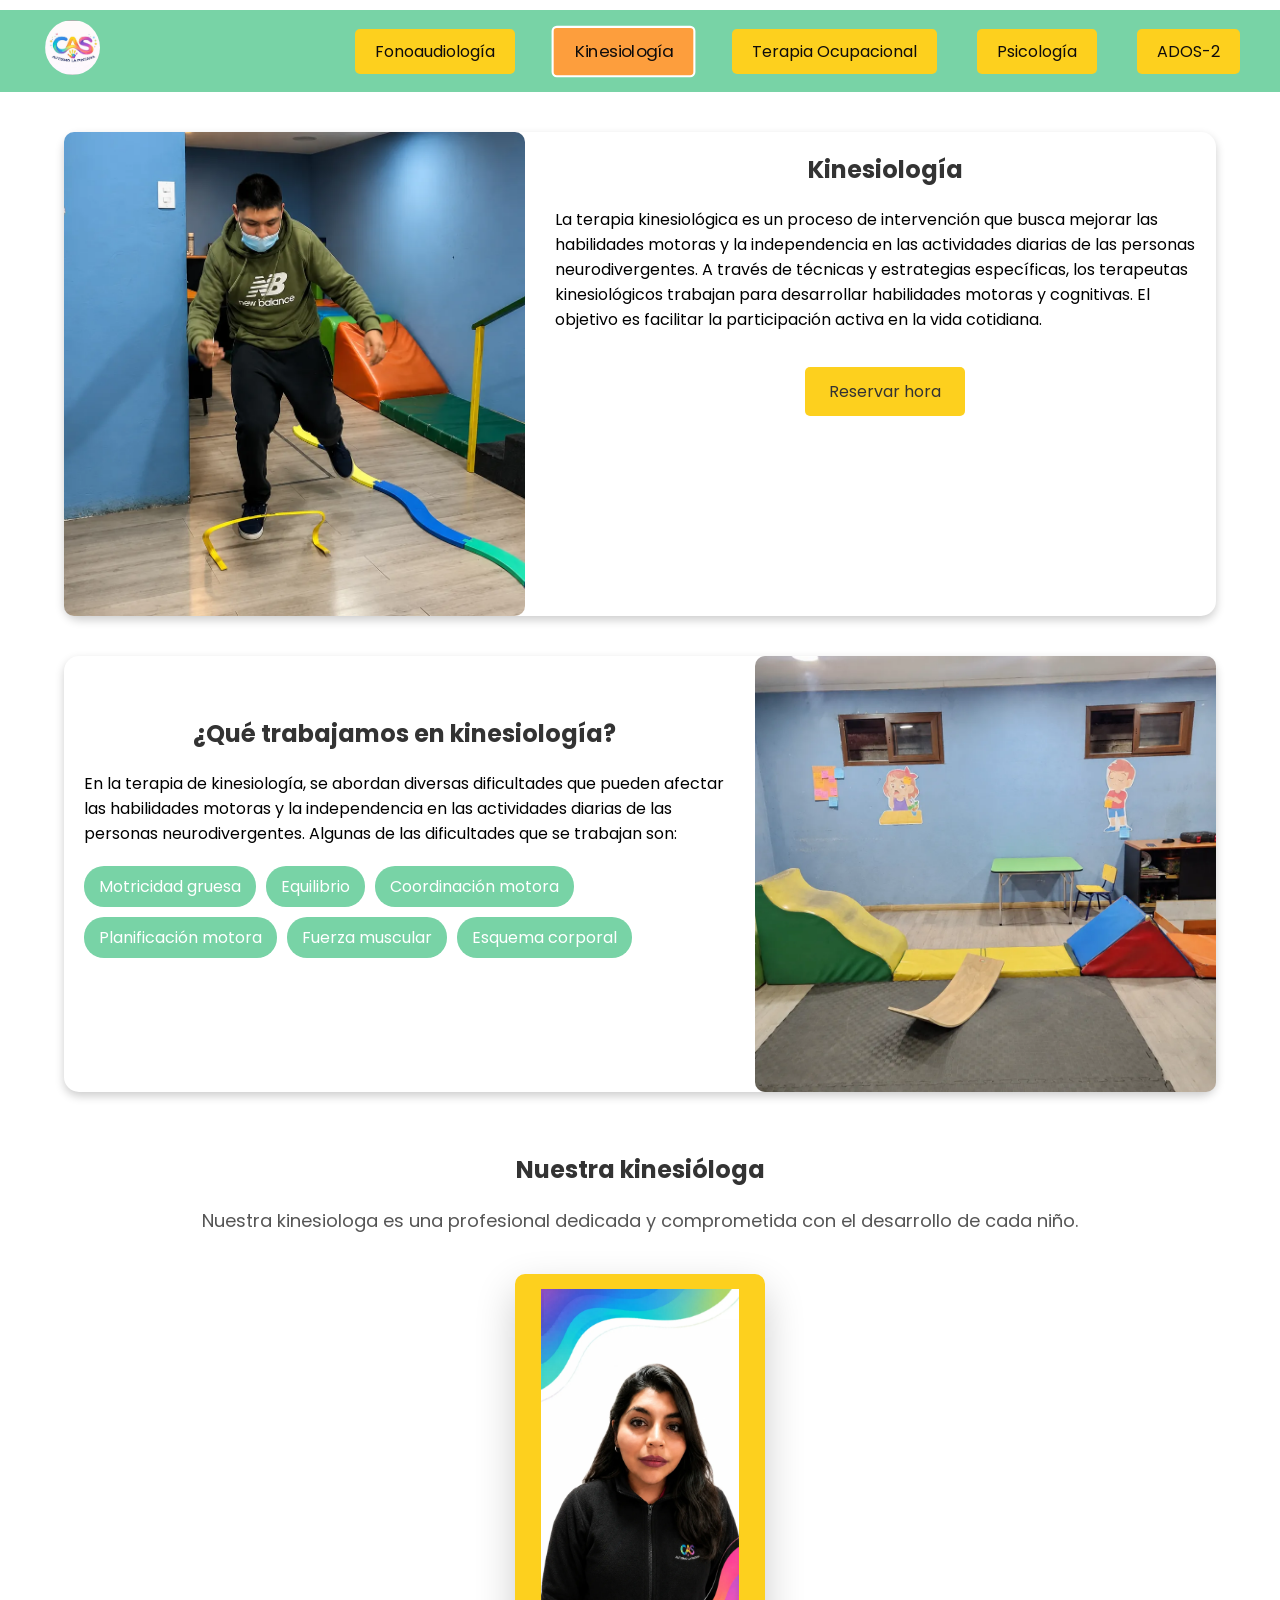
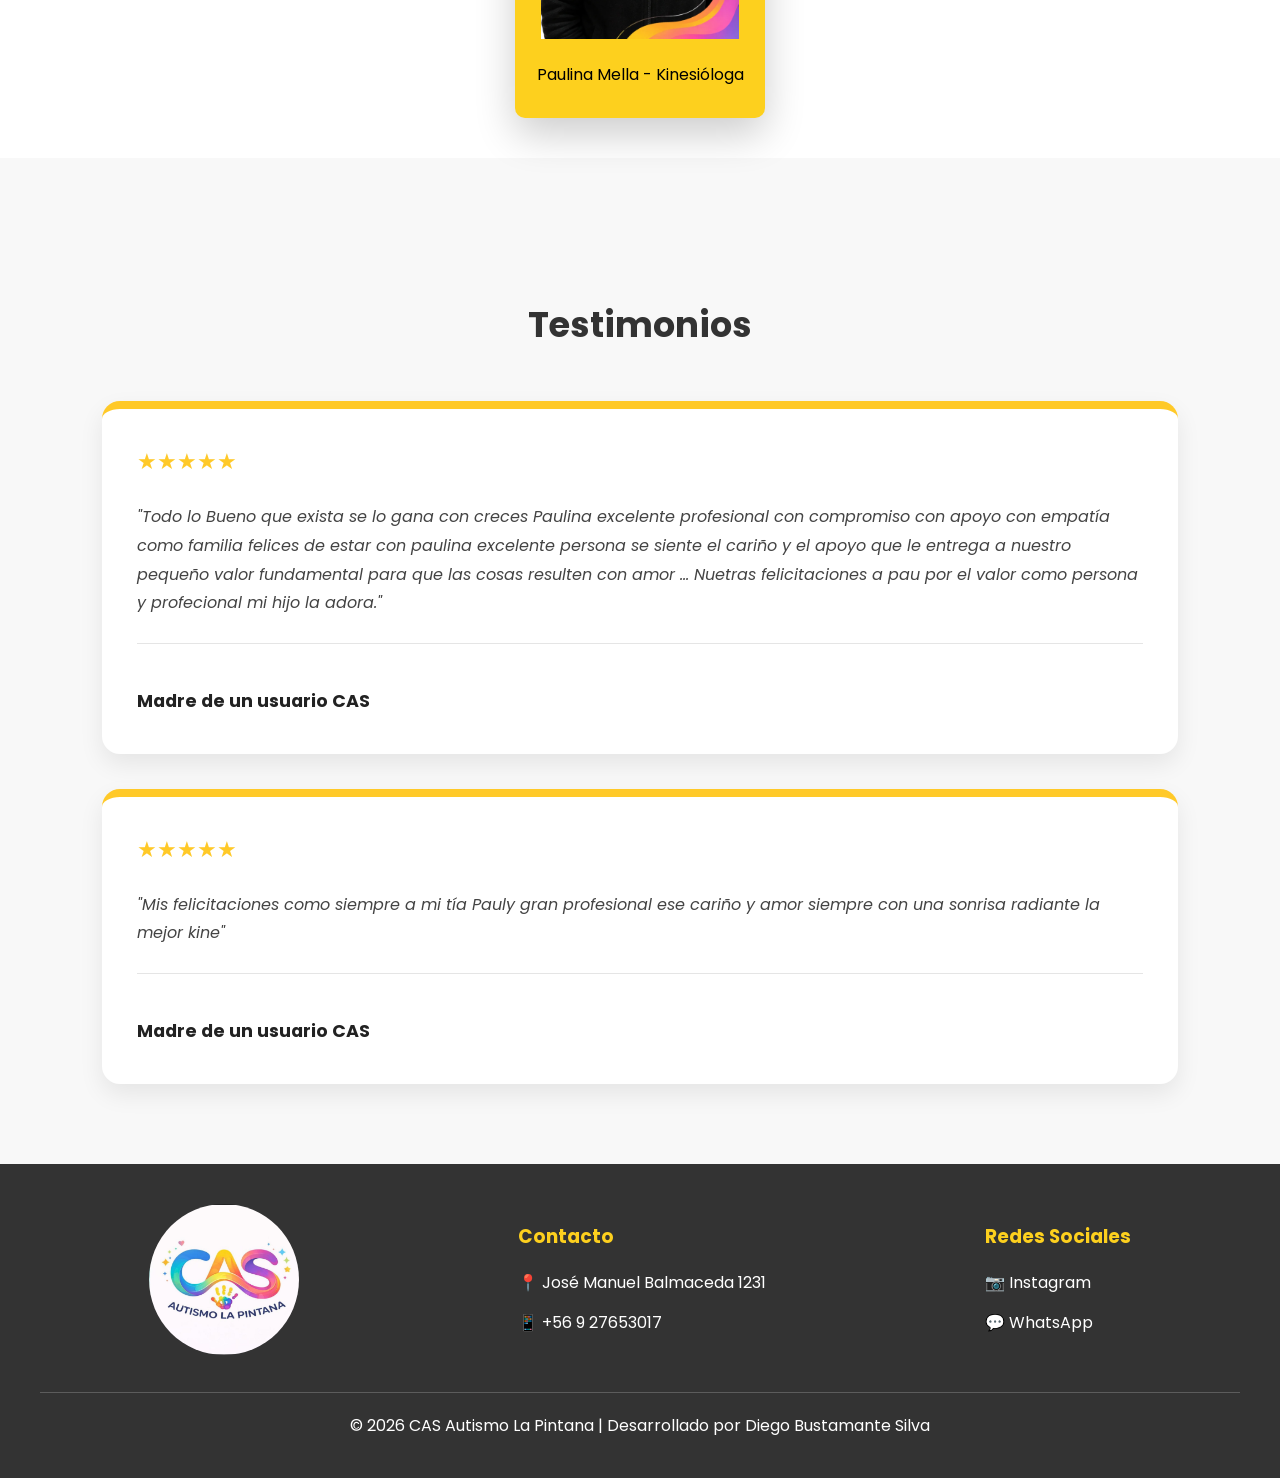
<file: kinesiologia.html>
<!DOCTYPE html>
<html lang="es">

<head>
    <!-- Google tag (gtag.js) -->
    <script async src="https://www.googletagmanager.com/gtag/js?id=G-Y35FK8S7WH"></script>
    <script>
    window.dataLayer = window.dataLayer || [];
    function gtag(){dataLayer.push(arguments);}
    gtag('js', new Date());
    gtag('config', 'G-Y35FK8S7WH');
</script>
    <meta charset="UTF-8">
    <meta name="viewport" content="width=device-width, initial-scale=1.0">
    <title>Fonoaudiología | CAS Autismo La Pintana</title>
    <link rel="icon" href="imagenes/CAS.jpg" type="image/jpg">
    <link rel="preconnect" href="https://fonts.googleapis.com">
    <link rel="preconnect" href="https://fonts.gstatic.com" crossorigin>
    <link href="https://fonts.googleapis.com/css2?family=Poppins:wght@300;400;500;600;700&display=swap" rel="stylesheet">
    <link rel="stylesheet" href="Styles.css">

</head>

<div class="overlay"></div>
    
        <div class="barra-de-navegacion">
            <a href="index.html">
                <img class="logo" src="Imagenes/CAS.jpg" alt="Logo CAS Autismo La Pintana">
            </a>
                    <div class="hamburguesa">  

            ☰

        </div>

        <div class="menu">
            <div class="cerrar">✕</div>
            <a href="fonoaudiologia.html">Fonoaudiología</a>
            <a href="kinesiologia.html" class="boton-activo">Kinesiología</a>
            <a href="terapiaocupacional.html">Terapia Ocupacional</a>
            <a href="psicologia.html">Psicología</a>
            <a href="ados.html">ADOS-2</a>
            </div>
        </div>
</div>

<section class="card-quienes">

    <img class="foto-quienes" src="imagenes retocadas/kine12.webp" alt="Terapia Kinesiológica">

    <div class="texto-quienes">

        <h1 class="titulo-especialidad">Kinesiología</h1>

        <p>
            La terapia kinesiológica es un proceso de intervención que busca mejorar las habilidades motoras y la independencia en las actividades diarias de las personas neurodivergentes.
            A través de técnicas y estrategias específicas, los terapeutas kinesiológicos trabajan para desarrollar habilidades motoras y cognitivas. El objetivo es facilitar la participación activa en la vida cotidiana.
        </p>
        <div class="contenedor-boton">
        <a class="boton-principal" <button onclick="abrirWhatsApp('Hola, me gustaría obtener información sobre las terapias de kinesiología y conocer la disponibilidad de cupos.')">
        </button>
        Reservar hora
        </a>
        </div>  

    </div>
</section>

<section class="card-quienes invertida">

    <img class="foto-quienes" src="imagenes retocadas/kine32.webp" alt="Dificultades trabajadas">

    <div class="texto-quienes-inv">

        <h2>¿Qué trabajamos en kinesiología?</h2>

        <p>
            En la terapia de kinesiología, se abordan diversas dificultades que pueden afectar las habilidades motoras y la independencia en las actividades diarias de las personas neurodivergentes.
            Algunas de las dificultades que se trabajan son:
        </p>
        <div class="areas-fono">
    <span>Motricidad gruesa</span>
    <span>Equilibrio</span>
    <span>Coordinación motora</span>
    <span>Planificación motora</span>
    <span>Fuerza muscular</span>
    <span>Esquema corporal</span>
</div>

    </div>

</section>

<section>

    <h2 id="terapeutas"> Nuestra kinesióloga </h2>
        <p class="parrafos">Nuestra kinesiologa es una profesional dedicada y comprometida con el desarrollo de cada niño.</p>
    <div class="carrusel-terapeutas">

        <div class="terapeutas">
                    <div class="terapeuta kinesiologo">
                        <img class= "fotos" src="imagenes retocadas/pau.webp" alt="Paulina Mella - Kinesióloga" width="200">
                    <p> Paulina Mella - Kinesióloga </p></div>
        </div>
    </div>
</section>


    <section class="testimonios">
    <h2>Testimonios</h2>

    <div class="contenedor-testimonios">
<article class="card-testimonio">

            <div class="estrellas">
                ★★★★★
            </div>

            <p class="comentario">
                "Todo lo Bueno que exista se lo gana con creces Paulina excelente profesional con compromiso con apoyo con empatía como 
                familia felices de estar con paulina excelente persona se siente el cariño y el apoyo que le entrega a nuestro pequeño valor 
                fundamental para que las cosas resulten con amor ... Nuetras felicitaciones a pau por el valor como persona y profecional mi 
                hijo la adora."
            </p>

            <div class="autor">
                <h4>Madre de un usuario CAS</h4>
                <span></span>
            </div>

        </article>

        </article>

        <article class="card-testimonio">

            <div class="estrellas">
                ★★★★★
            </div>

            <p class="comentario">
                "Mis felicitaciones como siempre a mi tía Pauly gran profesional ese cariño y amor siempre con una sonrisa radiante la mejor 
                kine"
            </p>

            <div class="autor">
                <h4>Madre de un usuario CAS</h4>
                <span></span>
            </div>

        </article>
</section>
</body>

<script src="script.js"></script>


<footer>

    <div class="footer-superior">

        <div class="footer-logo">
            <img src="Imagenes/CAS.jpg">
        </div>

        <div class="footer-contacto">
            <h3>Contacto</h3>
            <a href="https://maps.app.goo.gl/pYx7hVvCc6mJCyfG6"
target="_blank">
📍 José Manuel Balmaceda 1231
</a>
            <a href="https://wa.me/56927653017" target="_blank">📱 +56 9 27653017</a>
        </div>

<div class="footer-redes">
    <h3>Redes Sociales</h3>

    <a href="https://www.instagram.com/autismo_lapintana/" target="_blank">
        📷 Instagram
    </a>

    <a href="https://wa.me/56927653017" target="_blank">
        💬 WhatsApp
    </a>
</div>
    </div>

    <div class="footer-copy">
        © 2026 CAS Autismo La Pintana | Desarrollado por Diego Bustamante Silva
    </div>

</footer>

</html>
</file>
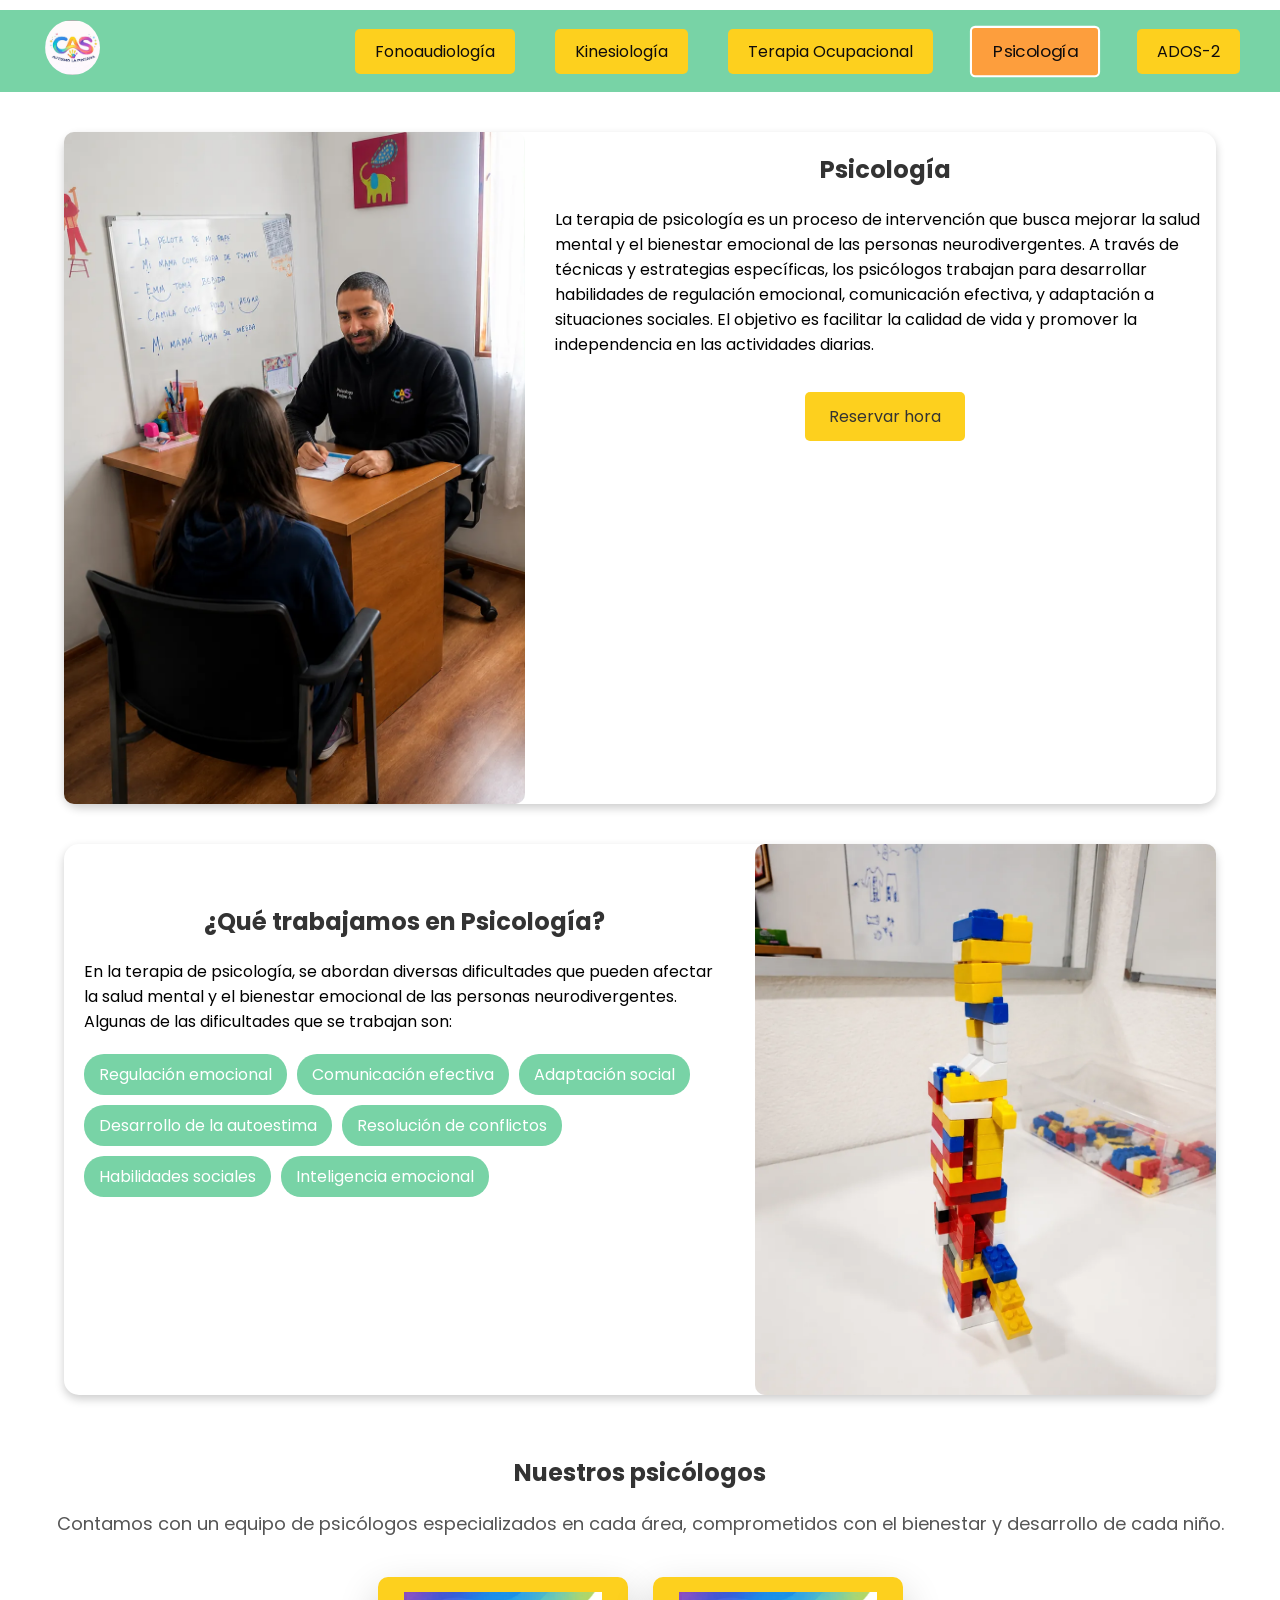
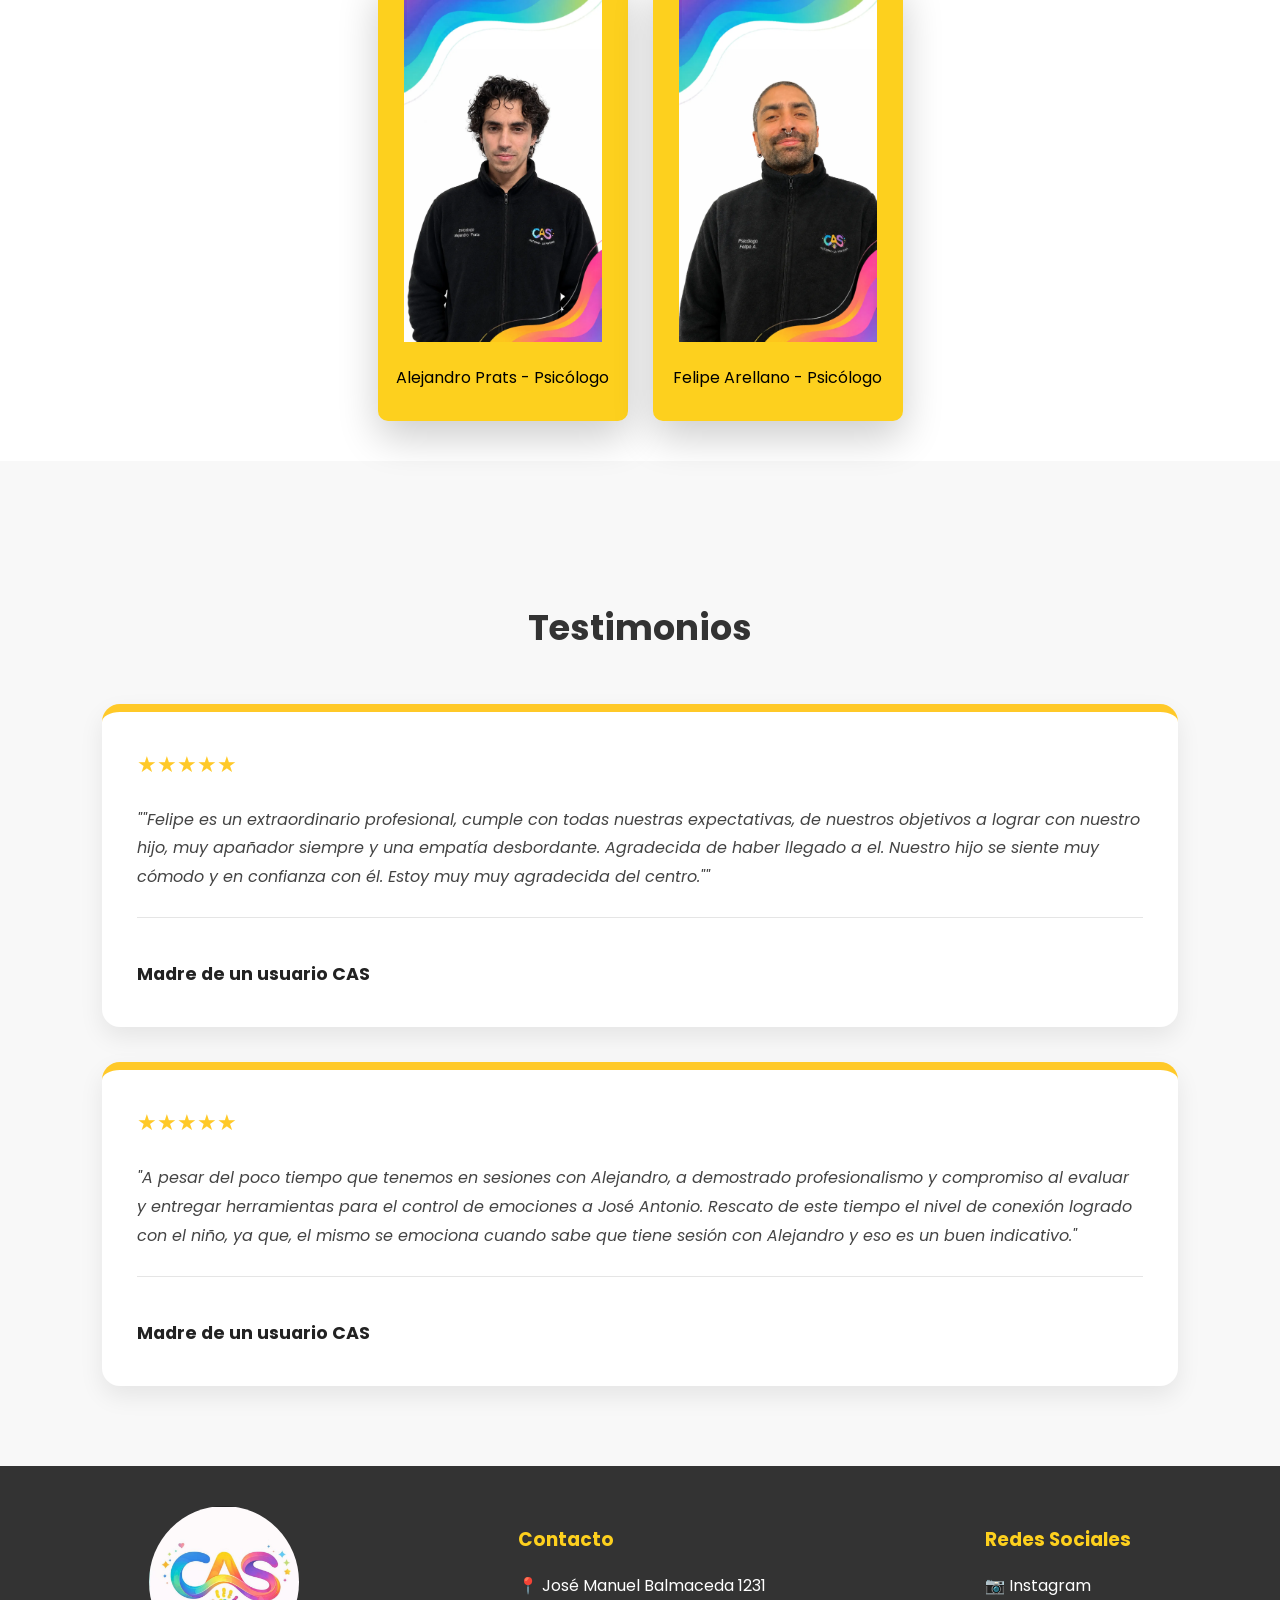
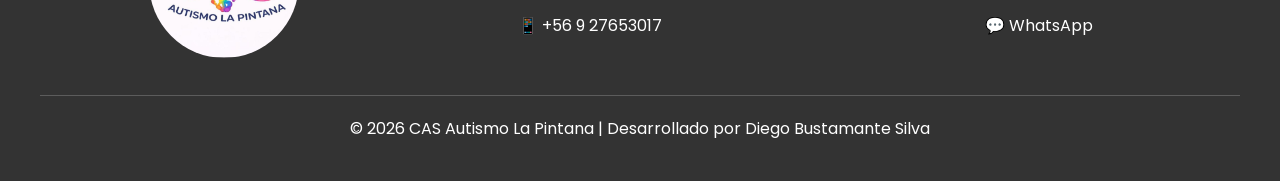
<file: psicologia.html>
<!DOCTYPE html>
<html lang="es">

<head>
    <!-- Google tag (gtag.js) -->
    <script async src="https://www.googletagmanager.com/gtag/js?id=G-Y35FK8S7WH"></script>
    <script>
    window.dataLayer = window.dataLayer || [];
    function gtag(){dataLayer.push(arguments);}
    gtag('js', new Date());
    gtag('config', 'G-Y35FK8S7WH');
</script>
    <meta charset="UTF-8">
    <meta name="viewport" content="width=device-width, initial-scale=1.0">
    <title>Fonoaudiología | CAS Autismo La Pintana</title>
    <link rel="icon" href="imagenes/CAS.jpg" type="image/jpg">
    <link rel="preconnect" href="https://fonts.googleapis.com">
    <link rel="preconnect" href="https://fonts.gstatic.com" crossorigin>
    <link href="https://fonts.googleapis.com/css2?family=Poppins:wght@300;400;500;600;700&display=swap" rel="stylesheet">
    <link rel="stylesheet" href="Styles.css">

</head>

<div class="overlay"></div>
    
        <div class="barra-de-navegacion">
            <a href="index.html">
                <img class="logo" src="Imagenes/CAS.jpg" alt="Logo CAS Autismo La Pintana">
            </a>
                    <div class="hamburguesa">  

            ☰

        </div>

        <div class="menu">
            <div class="cerrar">✕</div>
            <a href="fonoaudiologia.html">Fonoaudiología</a>
            <a href="kinesiologia.html">Kinesiología</a>
            <a href="terapiaocupacional.html">Terapia Ocupacional</a>
            <a href="psicologia.html" class="boton-activo">Psicología</a>
            <a href="ados.html">ADOS-2</a>
            </div>
        </div>
</div>

<section class="card-quienes">

    <img class="foto-quienes" src="imagenes retocadas/psico2.webp" alt="Psicología">

    <div class="texto-quienes">

        <h1 class="titulo-especialidad">Psicología</h1>

        <p>
            La terapia de psicología es un proceso de intervención que busca mejorar la salud mental y el bienestar emocional de las personas neurodivergentes.
            A través de técnicas y estrategias específicas, los psicólogos trabajan para desarrollar habilidades de regulación emocional, comunicación efectiva, 
            y adaptación a situaciones sociales. El objetivo es facilitar la calidad de vida y promover la independencia en las actividades diarias.
        </p>
        <div class="contenedor-boton">
        <a class="boton-principal" <button onclick="abrirWhatsApp('Hola, me gustaría obtener información sobre psicología y conocer la disponibilidad de cupos.')">
        </button>
        Reservar hora
        </a>
        </div>

    </div>
</section>

<section class="card-quienes invertida">

    <img class="foto-quienes" src="imagenes retocadas/psico42.webp" alt="Dificultades trabajadas">

    <div class="texto-quienes-inv">

        <h2>¿Qué trabajamos en Psicología?</h2>

        <p>
            En la terapia de psicología, se abordan diversas dificultades que pueden afectar la salud mental y el bienestar emocional de las personas neurodivergentes.
            Algunas de las dificultades que se trabajan son:
        </p>
        <div class="areas-fono">
    <span>Regulación emocional</span>
    <span>Comunicación efectiva</span>
    <span>Adaptación social</span>
    <span>Desarrollo de la autoestima</span>
    <span>Resolución de conflictos</span>
    <span>Habilidades sociales</span>
    <span>Inteligencia emocional</span>
</div>

    </div>

</section>

<section>

    <h2 id="terapeutas"> Nuestros psicólogos </h2>
        <p class="parrafos"> Contamos con un equipo de psicólogos especializados en cada área, comprometidos con el bienestar y desarrollo de cada niño.</p>
    <div class="carrusel-terapeutas">

                    <div class="terapeuta psicologo">
                    <img class= "fotos" src="imagenes retocadas/ale.webp" alt="Alejandro Prats - Psicólogo" width="200">
                    <p> Alejandro Prats - Psicólogo </p></div>
                    <div class="terapeuta psicologo">
                        <img class= "fotos" src="imagenes retocadas/felipe.webp" alt="Felipe Arellano - Psicólogo" width="200">
                    <p> Felipe Arellano - Psicólogo </p></div>
    </div>
</section>


</section>

<section class="testimonios">
    <h2>Testimonios</h2>

    <div class="contenedor-testimonios">
<article class="card-testimonio">

            <div class="estrellas">
                ★★★★★
            </div>

            <p class="comentario">
                ""Felipe es un extraordinario profesional, cumple con todas nuestras expectativas, de nuestros objetivos a lograr con nuestro hijo, muy apañador siempre y una empatía desbordante. Agradecida de haber llegado a el.
                Nuestro hijo se siente muy cómodo y en confianza con él.
                Estoy muy muy agradecida del centro.""
            </p>

            <div class="autor">
                <h4>Madre de un usuario CAS</h4>
                <span></span>
            </div>

        </article>

        </article>

        <article class="card-testimonio">

            <div class="estrellas">
                ★★★★★
            </div>

            <p class="comentario">
                "A pesar del poco tiempo que tenemos en sesiones con Alejandro, a demostrado profesionalismo y compromiso al evaluar y 
                entregar herramientas para el control de emociones a José Antonio. Rescato de este tiempo el nivel de conexión logrado con el 
                niño, ya que, el mismo se emociona cuando sabe que tiene sesión con Alejandro y eso es un buen indicativo."
            </p>

            <div class="autor">
                <h4>Madre de un usuario CAS</h4>
                <span></span>
            </div>

        </article>
</section>
</body>

<script src="script.js"></script>


<footer>

    <div class="footer-superior">

        <div class="footer-logo">
            <img src="Imagenes/CAS.jpg">
        </div>

        <div class="footer-contacto">
            <h3>Contacto</h3>
            <a href="https://maps.app.goo.gl/pYx7hVvCc6mJCyfG6"
target="_blank">
📍 José Manuel Balmaceda 1231
</a>
            <a href="https://wa.me/56927653017" target="_blank">📱 +56 9 27653017</a>
        </div>

<div class="footer-redes">
    <h3>Redes Sociales</h3>

    <a href="https://www.instagram.com/autismo_lapintana/" target="_blank">
        📷 Instagram
    </a>

    <a href="https://wa.me/56927653017" target="_blank">
        💬 WhatsApp
    </a>
</div>
    </div>

    <div class="footer-copy">
        © 2026 CAS Autismo La Pintana | Desarrollado por Diego Bustamante Silva
    </div>

</footer>

</html>
</file>
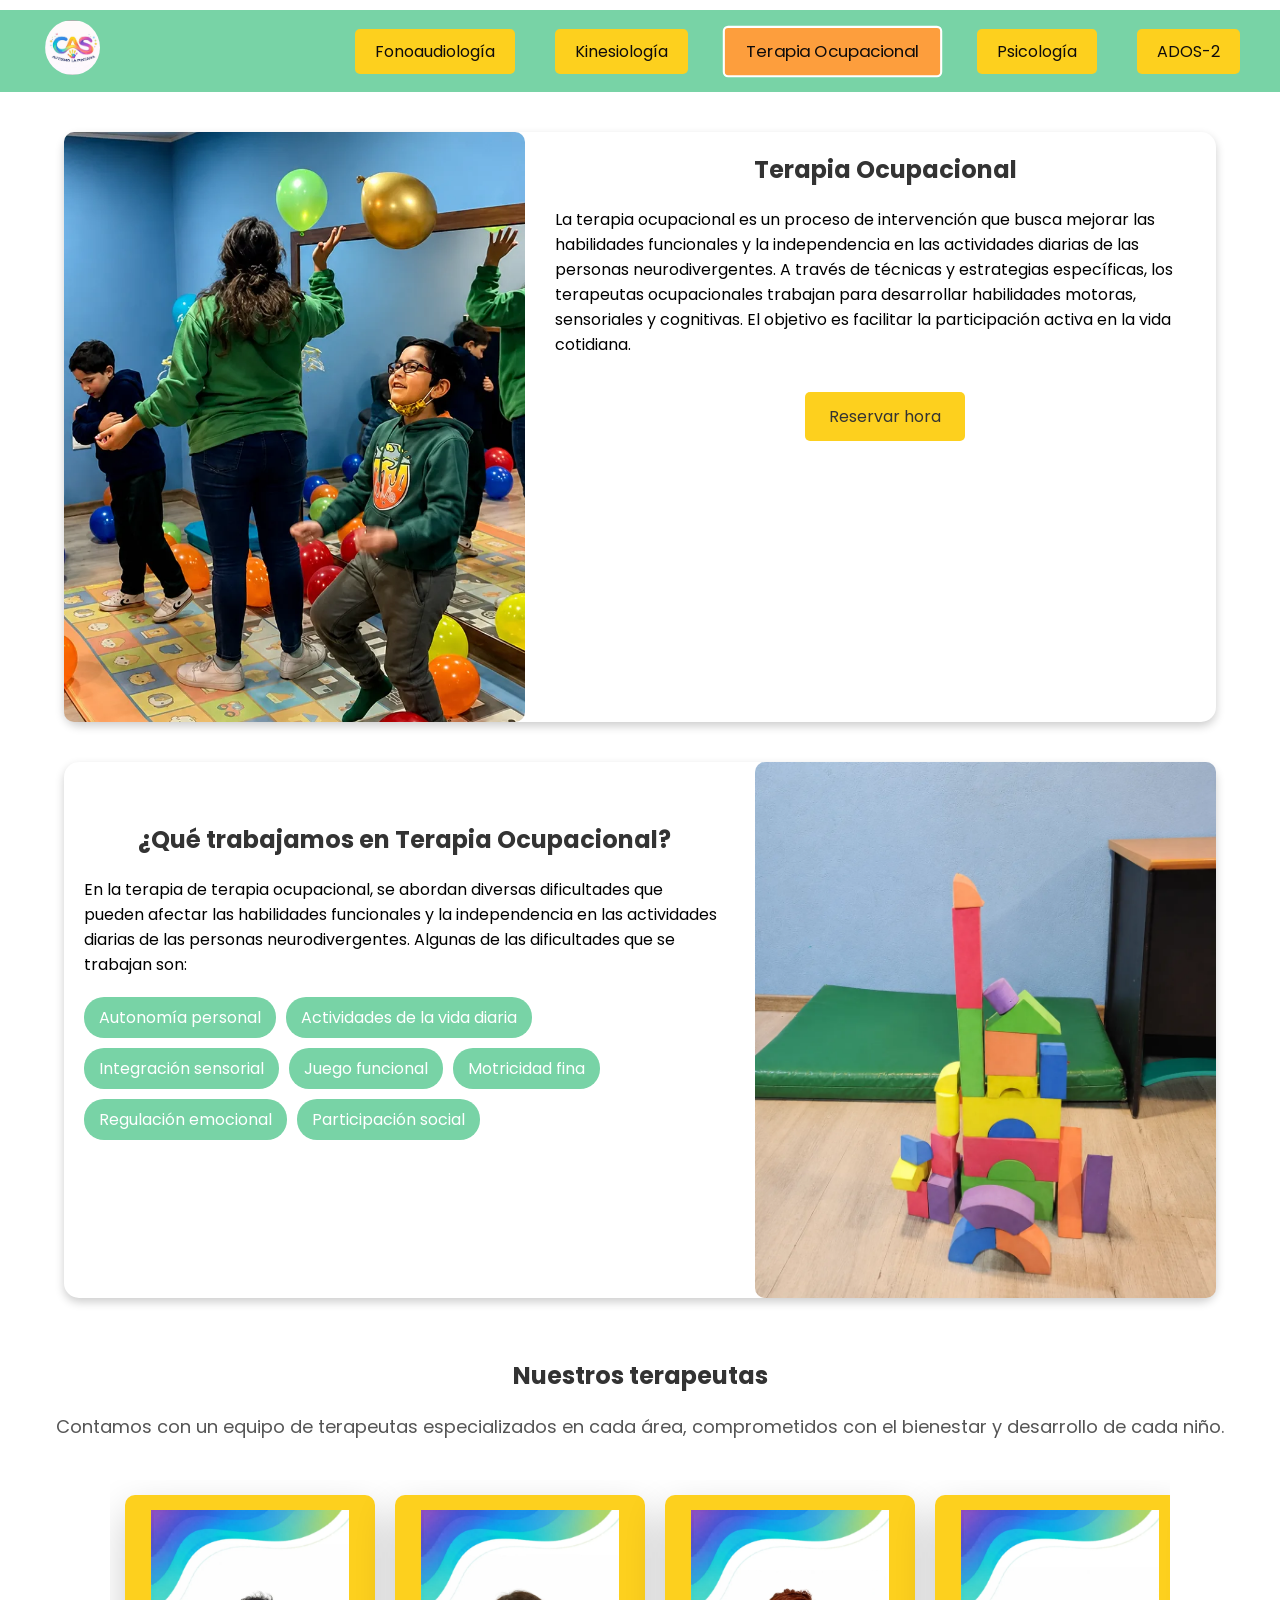
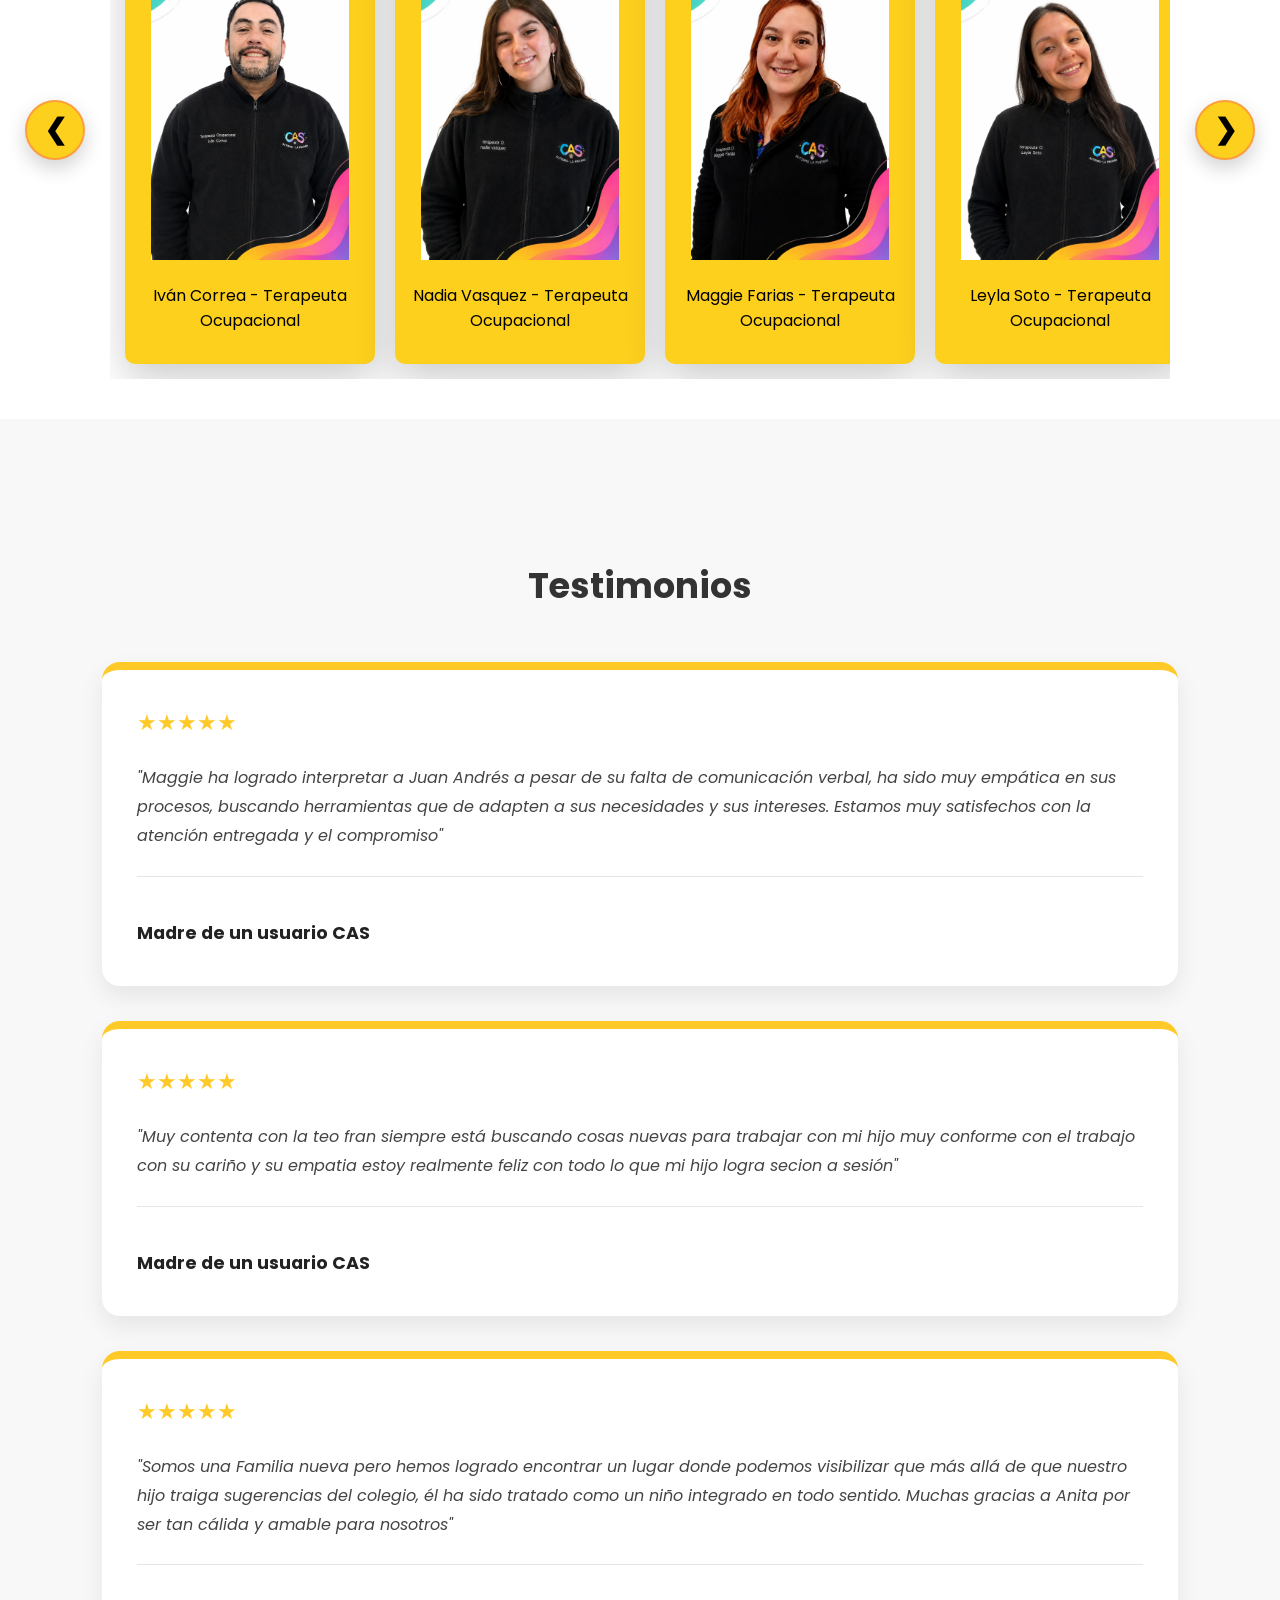
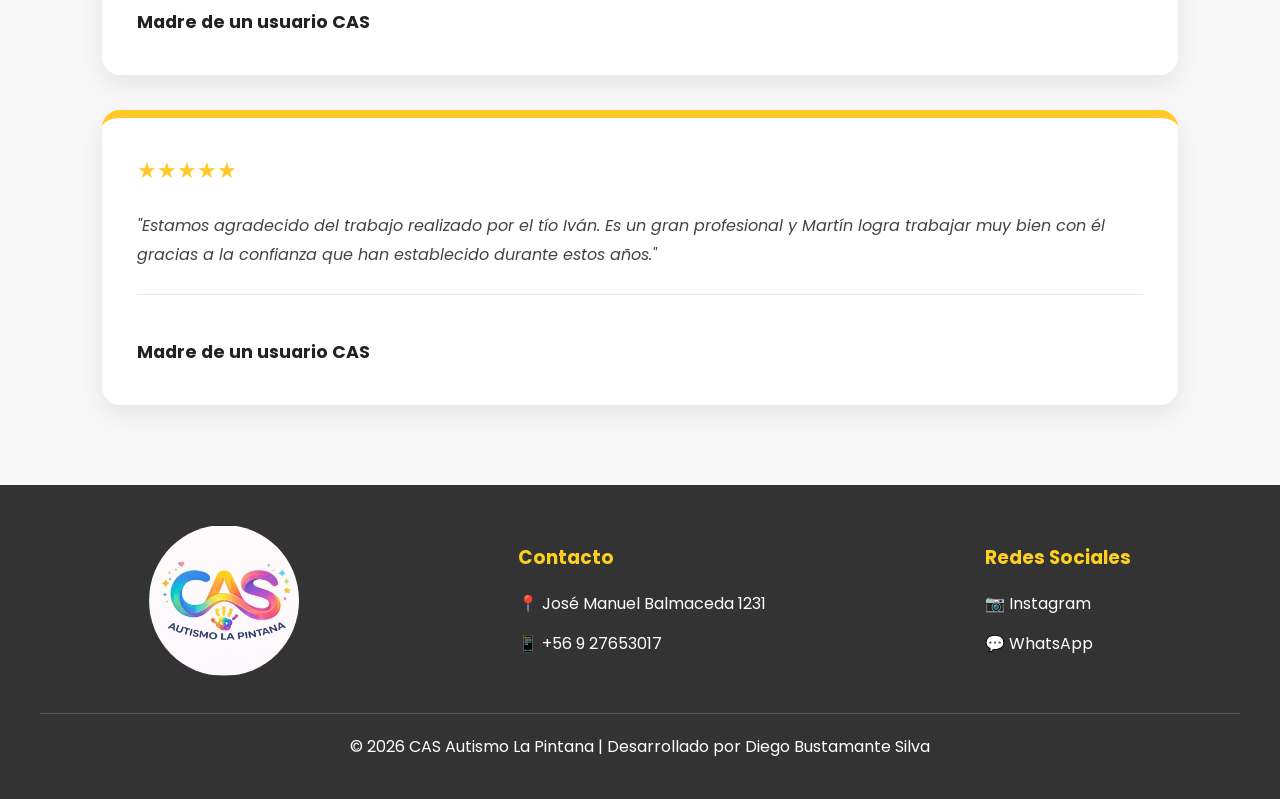
<file: terapiaocupacional.html>
<!DOCTYPE html>
<html lang="es">

<head>
    <!-- Google tag (gtag.js) -->
    <script async src="https://www.googletagmanager.com/gtag/js?id=G-Y35FK8S7WH"></script>
    <script>
    window.dataLayer = window.dataLayer || [];
    function gtag(){dataLayer.push(arguments);}
    gtag('js', new Date());
    gtag('config', 'G-Y35FK8S7WH');
</script>
    <meta charset="UTF-8">
    <meta name="viewport" content="width=device-width, initial-scale=1.0">
    <title>Fonoaudiología | CAS Autismo La Pintana</title>
    <link rel="icon" href="imagenes/CAS.jpg" type="image/jpg">
    <link rel="preconnect" href="https://fonts.googleapis.com">
    <link rel="preconnect" href="https://fonts.gstatic.com" crossorigin>
    <link href="https://fonts.googleapis.com/css2?family=Poppins:wght@300;400;500;600;700&display=swap" rel="stylesheet">
    <link rel="stylesheet" href="Styles.css">

</head>

<div class="overlay"></div>
    
        <div class="barra-de-navegacion">
            <a href="index.html">
                <img class="logo" src="Imagenes/CAS.jpg" alt="Logo CAS Autismo La Pintana">
            </a>
                    <div class="hamburguesa">  

            ☰

        </div>

        <div class="menu">
            <div class="cerrar">✕</div>
            <a href="fonoaudiologia.html">Fonoaudiología</a>
            <a href="kinesiologia.html">Kinesiología</a>
            <a href="terapiaocupacional.html" class="boton-activo">Terapia Ocupacional</a>
            <a href="psicologia.html">Psicología</a>
            <a href="ados.html">ADOS-2</a>
            </div>
        </div>
</div>

<section class="card-quienes">

    <img class="foto-quienes" src="imagenes retocadas/terapia12.webp" alt="Terapia Ocupacional">

    <div class="texto-quienes">

        <h1 class="titulo-especialidad">Terapia Ocupacional</h1>

        <p>
            La terapia ocupacional es un proceso de intervención que busca mejorar las habilidades funcionales y la independencia en las actividades diarias de las personas neurodivergentes.
            A través de técnicas y estrategias específicas, los terapeutas ocupacionales trabajan para desarrollar habilidades motoras, sensoriales y cognitivas. El objetivo es facilitar la participación activa en la vida cotidiana.
        </p>
        <div class="contenedor-boton">
        <a class="boton-principal" <button onclick="abrirWhatsApp('Hola, me gustaría obtener información sobre terapia ocupacional y conocer la disponibilidad de cupos.')">
        </button>
        Reservar hora
        </a>
        </div>
    </div>
</section>

<section class="card-quienes invertida">

    <img class="foto-quienes" src="imagenes retocadas/terapia22.webp" alt="Dificultades trabajadas">

    <div class="texto-quienes-inv">

        <h2>¿Qué trabajamos en Terapia Ocupacional?</h2>

        <p>
            En la terapia de terapia ocupacional, se abordan diversas dificultades que pueden afectar las habilidades funcionales y la independencia en las actividades diarias de las personas neurodivergentes.
            Algunas de las dificultades que se trabajan son:
        </p>
        <div class="areas-fono">
    <span>Autonomía personal</span>
    <span>Actividades de la vida diaria</span>
    <span>Integración sensorial</span>
    <span>Juego funcional</span>
    <span>Motricidad fina</span>
    <span>Regulación emocional</span>
    <span>Participación social</span>
</div>

    </div>

</section>

<section>

    <h2 id="terapeutas"> Nuestros terapeutas </h2>
        <p class="parrafos"> Contamos con un equipo de terapeutas especializados en cada área, comprometidos con el bienestar y desarrollo de cada niño.</p>
    <div class="carrusel-terapeutas">

    <button class="anterior">❮</button>   
    <div class="ventana-carrusel">
        <div class="terapeutas">
                    <div class="terapeuta terapeuta-ocupacional">
                        <img class= "fotos" src="imagenes retocadas/ivan.webp" alt="Iván Correa - Terapeuta Ocupacional" width="200">
                    <p> Iván Correa - Terapeuta Ocupacional </p></div>
                    <div class="terapeuta terapeuta-ocupacional">
                        <img class= "fotos" src="imagenes retocadas/nadia.webp" alt="Nadia Vasquez - Terapeuta Ocupacional" width="200">
                    <p> Nadia Vasquez - Terapeuta Ocupacional </p></div>
                    <div class="terapeuta terapeuta-ocupacional">
                        <img class= "fotos" src="imagenes retocadas/maggie.webp" alt="Maggie Farias - Terapeuta Ocupacional" width="200">
                    <p> Maggie Farias - Terapeuta Ocupacional </p></div>
                    <div class="terapeuta terapeuta-ocupacional">
                        <img class= "fotos" src="imagenes retocadas/leyla.webp" alt="Leyla Soto - Terapeuta Ocupacional" width="200">
                    <p> Leyla Soto - Terapeuta Ocupacional </p></div>
                    <div class="terapeuta terapeuta-ocupacional">
                        <img class= "fotos" src="imagenes retocadas/javiera.webp" alt="Javiera Maldonado - Terapeuta Ocupacional" width="200">
                    <p> Javiera Maldonado - Terapeuta Ocupacional </p></div>
                    <div class="terapeuta terapeuta-ocupacional">
                        <img class= "fotos" src="imagenes retocadas/fran.webp" alt="Francisca Rios - Terapeuta Ocupacional" width="200">
                    <p> Francisca Rios - Terapeuta Ocupacional </p></div>
                    <div class="terapeuta terapeuta-ocupacional">
                        <img class= "fotos" src="imagenes retocadas/cata.webp" alt="Catalina Marin - Terapeuta Ocupacional" width="200">
                    <p> Catalina Marin - Terapeuta Ocupacional </p></div>
                    
        </div>
    </div>
    <button class="siguiente">❯</button>
            </div>
    </div>
</section>

<section class="testimonios">
    <h2>Testimonios</h2>

    <div class="contenedor-testimonios">
<article class="card-testimonio">

            <div class="estrellas">
                ★★★★★
            </div>

            <p class="comentario">
                "Maggie ha logrado interpretar a Juan Andrés a pesar de su falta de comunicación verbal, ha sido muy empática en sus procesos,
                buscando herramientas que de adapten a sus necesidades y sus intereses. Estamos muy satisfechos con la atención entregada y
                el compromiso"
            </p>

            <div class="autor">
                <h4>Madre de un usuario CAS</h4>
                <span></span>
            </div>

        </article>

        </article>

        <article class="card-testimonio">

            <div class="estrellas">
                ★★★★★
            </div>

            <p class="comentario">
                "Muy contenta con la teo fran siempre está buscando cosas nuevas para trabajar con mi hijo muy conforme con el trabajo con su
                cariño y su empatia estoy realmente feliz con todo lo que mi hijo logra secion a sesión"
            </p>

            <div class="autor">
                <h4>Madre de un usuario CAS</h4>
                <span></span>
            </div>

        </article>

        <article class="card-testimonio">

            <div class="estrellas">
                ★★★★★
            </div>

            <p class="comentario">
                "Somos una Familia nueva pero hemos logrado encontrar un lugar donde podemos visibilizar que más allá de que nuestro hijo 
                traiga sugerencias del colegio,  él ha sido tratado como un niño integrado en todo sentido. Muchas gracias a Anita por ser 
                tan cálida y amable para nosotros"
            </p>

            <div class="autor">
                <h4>Madre de un usuario CAS</h4>
                <span></span>
            </div>

        </article>

        <article class="card-testimonio">

            <div class="estrellas">
                ★★★★★
            </div>

            <p class="comentario">
                "Estamos agradecido del trabajo realizado por el tío Iván.  Es un gran profesional y Martín logra trabajar muy bien con él 
                gracias a la confianza que han establecido durante estos años."
            </p>

            <div class="autor">
                <h4>Madre de un usuario CAS</h4>
                <span></span>
            </div>

        </article>
</section>
</body>

<script src="script.js"></script>


<footer>

    <div class="footer-superior">

        <div class="footer-logo">
            <img src="Imagenes/CAS.jpg">
        </div>

        <div class="footer-contacto">
            <h3>Contacto</h3>
            <a href="https://maps.app.goo.gl/pYx7hVvCc6mJCyfG6"
target="_blank">
📍 José Manuel Balmaceda 1231
</a>
            <a href="https://wa.me/56927653017" target="_blank">📱 +56 9 27653017</a>
        </div>

<div class="footer-redes">
    <h3>Redes Sociales</h3>

    <a href="https://www.instagram.com/autismo_lapintana/" target="_blank">
        📷 Instagram
    </a>

    <a href="https://wa.me/56927653017" target="_blank">
        💬 WhatsApp
    </a>
</div>
    </div>

    <div class="footer-copy">
        © 2026 CAS Autismo La Pintana | Desarrollado por Diego Bustamante Silva
    </div>

</footer>

</html>
</file>
<file: Styles.css>
body{
    background-color: #ffffff;
    font-family: poppins, sans-serif;
    margin: 0;
}

html{
    scroll-behavior: smooth;
}

#terapias, #actividades, #terapeutas, #quienes-somos{
    scroll-margin-top: 100px
    
}

.overlay{
    display:none;
}

.logo{
    width: 55px;
    height: 55px;
    border-radius: 50%;
    margin-left: 15px;
}

.logo:hover{
    transform: scale(1.3);
    transition: 0.3s;
}

.badge-actividad{
    background:#78d3a6;
    color:white;
    padding:6px 12px;
    border-radius:20px;
    margin-top: 10px;
}

h2{
    text-align: center;
    color: #333;
    margin-top: 60px 
}

.parrafos{
    text-align: center;
    color: #555;
    font-size: 18px;
    margin: 20px;
}

.menu{
    display: flex;
    gap: 20px;
    align-items: center;
}

.modal-historia {

    display:none;

    position:fixed;

    top:0;
    left:0;

    width:100%;
    height:100%;

    background:rgba(0,0,0,.65);

    z-index:9999;

    justify-content:center;
    align-items:center;

    padding:20px;
}

.contenido-historia {

    position:relative;

    background:white;

    width:900px;
    max-width:95%;

    max-height:85vh;

    overflow-y:auto;

    padding:40px;

    border-radius:20px;

    box-shadow:0 15px 40px rgba(0,0,0,.3);

    text-align:left;
}

.contenido-historia h2 {

    margin-top:0;

    color:#222;

}

.contenido-historia h3 {

    color:#222;

    margin-top:30px;

}

.contenido-historia p {

    line-height:1.7;

    color:#444;

}

.cerrar-historia {

    position:absolute;

    top:15px;
    right:20px;

    border:none;

    background:none;

    font-size:2rem;

    cursor:pointer;

    color:#555;
}

.cerrar-historia:hover {

    color:#000;

}

.historia-completa p {
    margin-bottom: 20px;
    line-height: 1.7;
    text-align: center;
}

.historia-completa h3 {
    margin-top: 30px;
    margin-bottom: 12px;
    text-align: center;
}

.terapias-destacadas {
    display: block;
    background: #78d3a6;
    color: white;
    padding: 15px 20px;
    margin-top: 15px;
    border-radius: 12px;
    line-height: 1.7;
}

.ventana-carrusel{
    width:1030px;
    overflow:hidden;
    padding:15px;
}

.terapeutas{
    display:flex;
    gap:20px;
    flex-wrap:nowrap;
    transition: transform 1.5s ease-in-out;
    width: max-content
}

.carrusel-terapeutas{
    display:flex;
    justify-content:center;
    align-items:center;
    gap:25px;
    margin:40px auto;
}

.anterior,
.siguiente{

    width:60px;
    height:60px;

    border-radius:50%;

    background:#fdd01e;

    border:2px solid #fd9e3d;

    font-size:28px;

    font-weight:bold;

    box-shadow:0 8px 20px rgba(0,0,0,.18);

    transition:.25s;
}

.menu a {
    background-color: #fdd01e;
    color: rgb(15, 12, 12);
    padding: 10px 20px;
    text-decoration: none;
    border-radius: 5px;
    text-align: center;
    margin: 0 10px; 
    display: flex;
    align-items: center;
    gap: 2px;
    
}

.menu a:hover, .anterior:hover,
.siguiente:hover {
    background-color: #fd9e3d;
    transform: scale(1.10);
    transition: all 0.3s ease;
}

.barra-de-navegacion{
    background-color: #78d3a6;
    display: flex;
    justify-content: space-between;
    align-items: center;
    padding: 10px 30px;
    margin-top: 10px;
    top: 0; 
    position: sticky;
    z-index: 1000;
}

.actividades, .terapias{
    display: flex;
    justify-content: center;
    gap: 20px;
    margin: 20px;
    flex-wrap: wrap;
}

.fonoaudiologo, .kinesiologo, .terapeuta-ocupacional, .psicologo{
    background-color: #fdd01e;
    width: 220px;
    padding: 15px;
    border-radius: 10px;
    text-align: center;
    transition: 0.3s;
    box-shadow: 0px 16px 40px rgba(0,0,0,0.2);
}

.fonoaudiologo:hover, .kinesiologo:hover, .terapeuta-ocupacional:hover,
.kinesiologia:hover, .terapia-ocupacional:hover, .psicologia:hover, .psicologo:hover, .fonoaudiologia:hover, 
.ados:hover, .hero-contenido a:hover, .actividad-card:hover{   
    background-color: #fd9e3d;
    transition: 0.3s;
    transform: scale(1.05);
    cursor: pointer;
}

.fonoaudiologia, .kinesiologia, .terapia-ocupacional, .psicologia, .ados{
    background-color: #fdd01e;
    width: 220px;
    padding: 15px;
    border-radius: 10px;
    text-align: center;
    transition: 0.3s;
    box-shadow: 0px 4px 10px rgba(0,0,0,0.2);
}

.texto-actividad{
    margin-top: 15px;
}

.titulo-especialidad{
    text-align: center;
    color: #333;
    margin-top: 20px;
}

.fotos{
    width: 90%;
    height: 350px;
    object-fit: cover;
    margin: 0 auto;
}

.footer-redes a, .footer-contacto a{
    color: white;
    text-decoration: none;
    display: block;
    margin-bottom: 15px;
}

.footer-redes a:hover, .footer-contacto a:hover{
    color: #fdd01e;
    transition: 0.3s;
}

.terapeuta{
    background-color: #fdd01e;
    width: 220px;
    padding: 15px;
    border-radius: 10px;
    text-align: center;
    transition: 0.3s;
    box-shadow: 0px 16px 40px rgba(0,0,0,0.2);
    flex:0 0 220px;
}

.terapeuta:hover{
    background-color:#fd9e3d;
    transition:0.3s;
    transform:scale(1.05);
    cursor:pointer;
}

.footer-logo img{
    width:150px;
    border-radius:50%;
}

footer h3{
    color:#fdd01e;
}

footer{
    background:#333;
    color:white;
    padding:40px;
}

.footer-superior{
    display:flex;
    justify-content:space-around;
    align-items:flex-start;
    flex-wrap:wrap;
}

.footer-copy{
    width: 100%;
    text-align: center;
    margin-top: 30px;
    padding-top: 20px;
    border-top: 1px solid rgba(255,255,255,0.2);
}

.hero{
    background-size: cover;
    background-position: 70% 30%;
    position: relative;
    height: 620px;
    overflow: hidden;
    display: flex;
    justify-content: flex-start;
    align-items: center;
    margin-top: 10px;
    margin-left: 10px;
    margin-right: 10px;
}

.slide{
    position: absolute;
    z-index: 1;
    width: 100%;
    height: 100%;
    object-fit: cover;
    opacity: 0;
    transition: opacity 1s ease;
}

.slide.activo{
    opacity: 1;
}

.hero-contenido{
    background-color: rgba(0,0,0,0.5);
    height: 90%;
    width: 400px;
    padding: 30px;
    border-radius: 10px;
    color: white;
    animation: aparecer 1s ease;
    text-align: left top;
    position: relative;
    z-index: 10;
}

.terapias a{
    text-decoration: none;
    color: inherit;
}

.boton-activo{
    background-color:#fd9e3d !important;
    transform:scale(1.05);
    border:2px solid rgb(255, 255, 255);
}

.hero-contenido a{
    background-color: #fdd01e;
    color: #333;
    padding: 12px 24px;
    border-radius: 5px;
    text-decoration: none;
    display: inline-block;
    margin-top: 15px;
}

.hero-contenido h1{
    color: white;
    text-shadow: 2px 20px 40px rgba(0, 0, 0, 0.5);
    font-size: 30px;
}

.card-quienes{
    width: 90%;
    margin: 40px auto;
    display: flex;
    gap: 30px;
    background-color: white;
    border-radius: 15px;
    box-shadow: 0px 4px 10px rgba(0,0,0,0.2);
}

.card-quienes.invertida{
    flex-direction: row-reverse;
}

.areas-fono{
    display:flex;
    flex-wrap:wrap;
    gap:10px;
    margin-top:20px;
}

.areas-fono span{
    background:#78d3a6;
    color:white;
    padding:8px 15px;
    border-radius:20px;
}

.foto-quienes{
    width: 40%;
    border-radius: 10px;
    object-fit: cover;
}

.texto-quienes{
    width: 60%;
}

.texto-quienes-inv{
    width: 60%;
    margin-left: 20px;
}

.cta{
    display: inline-flex;
    align-items: center;
    justify-content: center;
    gap: 8px;
    margin-top: 18px;
    padding: 10px 22px;
    border: 2px solid #222;
    border-radius: 999px;
    background: #d7c993;
    color: #222;
    font-size: 0.95rem;
    font-weight: 600;
    transition: all .25s ease;
}

.ver-mas-actividades a{
    display: inline-flex;
    align-items: center;
    justify-content: center;
    gap: 8px;
    margin-top: 125px;
    padding: 10px 22px;
    border: 2px solid #222;
    border-radius: 999px;
    background: #fdd01e;
    color: #222;
    font-size: 0.95rem;
    font-weight: 600;
    transition: all .25s ease;
}

#btnHistoria{
    display: inline-flex;
    align-items: center;
    justify-content: center;
    gap: 8px;
    padding: 10px 22px;
    border: 2px solid #222;
    border-radius: 999px;
    background: #fdd01e;
    color: #222;
    font-size: 0.95rem;
    font-weight: 600;
    transition: all .25s ease;
}

.ver-mas-actividades a:hover, #btnHistoria:hover{
    background-color: #fd9e3d;
    transition: 0.3s;
    transform: scale(1.05);
}

.galeria{

    max-width:1000px;
    margin:60px auto;
    padding:0 20px;
    text-align:center;
}

.galeria h1{

    font-size:2.6rem;

    margin-bottom:15px;

}

#tituloActividad{

    font-size:2rem;

    margin-top:40px;

    color:rgb(255, 255, 255);

}

#fechaActividad{

    color:white;

    font-size:1.5rem;

    margin-bottom:10px;

}

.visor{

    position:relative;

    width:fit-content;

    margin:auto;

}
.infoFoto{

    position:absolute;

    bottom:0;

    left:0;

    width:100%;

    background:rgba(18, 18, 18, 0.216);

    border-radius:0 0 18px 18px;

}

.info-superior{

    display:flex;

    justify-content:space-between;

    align-items:center;

    margin-left:20px;
    margin-right:20px;

}

#anterior{

    position:absolute;

    left:20px;

    top:50%;

    transform:translateY(-50%);

}

#siguiente{

    position:absolute;

    right:20px;

    top:50%;

    transform:translateY(-50%);

}

#fotoPrincipal{

    width:900px;

    max-width:100%;

    height:600px;

    object-fit:contain;

    border-radius:18px;

    box-shadow:0 15px 35px rgba(0,0,0,.18);

    transition:.35s;

}

.visor button{

    width:55px;

    height:55px;

    border:none;

    border-radius:50%;

    background:#78d3a6;

    color:white;

    font-size:1.6rem;

    cursor:pointer;

    transition:.25s;

}

.visor button:hover{

    background:#5dbb8b;

    transform:scale(1.08);

}

.miniaturas{

    display:flex;

    justify-content:center;

    gap:12px;

    margin-top:30px;

    flex-wrap:wrap;

}

.miniatura{

    width:90px;

    height:70px;

    object-fit:cover;

    border-radius:10px;

    cursor:pointer;

    opacity:.55;

    transition:.25s;

}

.miniatura:hover{

    opacity:1;

    transform:translateY(-4px);

}

.miniatura.activa{

    opacity:1;

    border:4px solid #78d3a6;

}

#contador{

    margin-top:25px;

    color:#fffdfd;

    font-size:2rem;

}


.actividad-destacada{
    width: 90%;
    margin: 30px auto;
    display: flex;
    gap: 30px;
    background-color: white;
    border-radius: 15px;
    box-shadow: 0px 4px 10px rgba(0,0,0,0.2);
}

.actividad-destacada img{
    width: 50%;
    height: 450px;
    border-radius: 10px;
    object-fit: cover;
}

#actividades h3{
    text-align: center;
    margin-top: 50px;
}

.actividades-anteriores{
    display: flex;
    justify-content: center;
    gap: 20px;
    flex-wrap: wrap;
    margin-bottom: 50px;
}

.actividad-card{
    background-color: #fdd01e;
    width: 250px;
    padding: 15px;
    border-radius: 10px;
    text-align: center;
    box-shadow: 0px 4px 10px rgba(0,0,0,0.2);
    transition: 0.3s;
}

.actividad-card img{
    width: 100%;
    height: 200px;
    object-fit: cover;
    border-radius: 10px;
}

.hamburguesa{
    display: none;
    font-size: 35px;
    cursor: pointer;
}

.cerrar{
    display: none;
}

.boton-principal{
    background-color: #fdd01e;
    color: #333;
    padding: 12px 24px;
    border-radius: 5px;
    text-decoration: none;
    display: inline-block;
    margin-top: 15px;
}

.contenedor-boton {
    text-align: center;
    margin-top: 20px;
    margin-bottom: 20px;
}

.boton-principal:hover{
    background-color: #fd9e3d;
    transition: 0.3s;
    transform: scale(1.05);
}

.testimonios{
    padding:80px 8%;
    background:#f8f8f8;
    text-align:center;
}

.testimonios h2{
    font-size:2.2rem;
    margin-bottom:50px;
}

.contenedor-testimonios{
    display:flex;
    flex-direction:column;
    gap:35px;
    align-items:center;

}

.card-testimonio{

    background:white;

    border-radius:18px;

    padding:35px;

    text-align:left;

    box-shadow:0 10px 25px rgba(0,0,0,.08);

    border-top:8px solid #FFC928;

    transition:.3s;


}

.card-testimonio:hover{

    transform:translateY(-8px);

    box-shadow:0 18px 35px rgba(0,0,0,.12);

}

.estrellas{

    font-size:1.4rem;

    color:#FFC928;

    margin-bottom:25px;

}

.comentario{

    font-size:1rem;

    line-height:1.8;

    color:#444;

    font-style:italic;
}

.autor{

    border-top:1px solid #e5e5e5;

    margin-top:25px;

    padding-top:20px;

}

.autor h4{

    margin-bottom:5px;

    font-size:1.1rem;

    color:#222;

}

.autor span{

    color:#666;

    font-size:.95rem;

}

@media (max-width:768px), (orientation: landscape) and (max-height: 500px) {

    .barra-de-navegacion{
        display:flex;
        justify-content:space-between;
        align-items:center;
        flex-wrap:wrap;
        padding:20px;
    }

        .visor{

        gap:10px;

    }

    #fotoPrincipal{

        height:320px;

    }

    .miniatura{

        width:65px;

        height:55px;

    }

    .hamburguesa{
        display:block;
        font-size:40px;
        cursor:pointer;
    }

    .menu{
    position: fixed;
    top:0;
    right:-300px;
    width:300px;
    height:100vh;
    transition:0.3s;
    }

    .menu.activo{
    
    position: fixed;
    top: 0;
    right: 0;
    z-index: 1000;

    width: 250px;
    height: 100vh;

    display: flex;
    flex-direction: column;
    gap: 20px;

    background: #78d3a6;
    padding: 80px 20px;
    }

    .menu a{
        width:100%;
        text-align:center;
    }

    .actividad-destacada{
        flex-direction: column;
    }
    .actividad-destacada img{
        width: 100%;
    }
.cerrar{
    display: block;
    font-size: 35px;
    cursor: pointer;
    align-self: flex-end;
}

    body{
        overflow-x:hidden;
    }

.hero{

    height: 500px;
}

.slide{

    object-position: center;
}

.hero-contenido{

    width: 60%;

    margin:20px;

    padding:20px;
}
.hero-contenido h1{

    font-size:32px;
}
.hero-contenido p{

    font-size:18px;
}
.hero-contenido a{

    width:100%;

    text-align:center;

    box-sizing:border-box;
}
.card-quienes{
    flex-direction: column;
    align-items: center;
    width: 90%;
    padding: 20px;
}

.foto-quienes{
    width: 108%;
    height: 250px;
}

.texto-quienes{
    width: 100%;
    margin-top: 20px;
}

.texto-quienes h2{
    text-align: center;
}

.texto-quienes p{
    text-align: left;
}


.fotos{
    height: 280px;
}

.actividad-destacada img{
    height: 300px;
}

.badge-actividad{
    display:block;
    width:max-content;
    margin:15px auto;
}

.footer-superior{
    flex-direction: column;
    align-items: center;
    gap: 30px;
}

.footer-contacto,
.footer-redes{
    text-align: center;
}

.footer-contacto a,
.footer-redes a,
.footer-contacto p,
.footer-redes p{
    text-align: center;
}

.texto-quienes h1{
    text-align: center;
}

.texto-quienes .boton-principal{
    display: block;
    width: fit-content;
    margin: 30px auto 0;
}

.card-quienes{
    flex-direction: column;
    align-items: center;
}

.card-quienes.invertida{
    flex-direction: column;
}

.areas-fono{
    display:flex;
    flex-wrap:wrap;
    justify-content:center;
    gap:12px;
}

.areas-fono span{
    min-width:180px;
    text-align:center;
    flex:1 1 180px;
}

    #fotoPrincipal{

        width:100%;

        height:auto;

    }

    #tituloActividad{

        font-size:1.4rem;

    }

    #fechaActividad{

        font-size:1rem;

    }

    #contador{

        font-size:1rem;

    }

    .miniatura{

        width:60px;
        height:45px;

    }

    .hero {
        height: 620px;
    }

    .slide {
        object-fit: cover;
        object-position: center center;
    }

    .slide[src*="lumi.webp"] {
        object-position: 78% center;
    }

    .hero:has(.slide[src*="huerto.webp"]) .hero-contenido {
    padding: 15px;
    margin: 10px;
}

.hero:has(.slide[src*="huerto.webp"]) .hero-contenido h1 {
    font-size: 26px;
    line-height: 1.25;
    margin-bottom: 15px;
}

.hero:has(.slide[src*="huerto.webp"]) .hero-contenido p {
    font-size: 15px;
    line-height: 1.35;
    margin-bottom: 15px;
}


}

.overlay.activo{
    display:block;

    position:fixed;

    top:0;
    left:0;

    width:100%;
    height:100vh;

    background-color:rgba(0,0,0,0.5);

    z-index:999;
}
</file>
